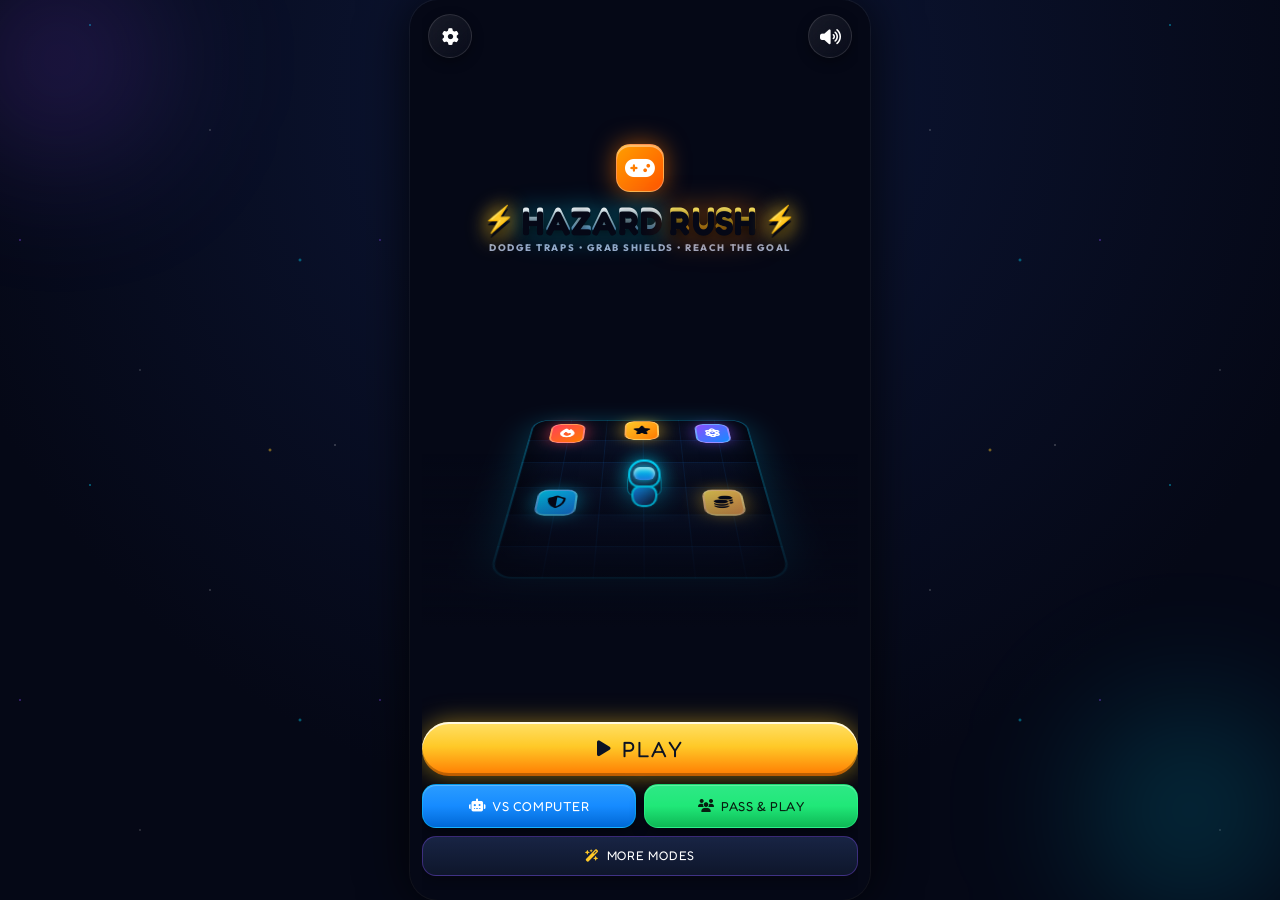
<file: index.html>
<!DOCTYPE html>
<html lang="en">
<head>
  <meta charset="UTF-8">
  <meta name="viewport" content="width=device-width, initial-scale=1.0, maximum-scale=1, user-scalable=no, viewport-fit=cover">
  <meta name="description" content="Hazard Rush — dodge traps, grab shields, warp through wormholes. Play vs AI or a friend! Addictive arcade racing board game.">
  <title>Hazard Rush — Premium Mobile Arcade Board Game</title>
  
  <!-- PWA & Mobile Install configurations -->
  <link rel="manifest" href="manifest.json">
  <meta name="theme-color" content="#050816">
  <meta name="apple-mobile-web-app-capable" content="yes">
  <meta name="apple-mobile-web-app-status-bar-style" content="black-translucent">
  <meta name="apple-mobile-web-app-title" content="Hazard Rush">
  <link rel="apple-touch-icon" href="icon.jpg">

  <link rel="preconnect" href="https://fonts.googleapis.com">
  <link rel="preconnect" href="https://fonts.gstatic.com" crossorigin>
  <link href="https://fonts.googleapis.com/css2?family=Fredoka+One&family=Nunito:wght@400;600;700;800;900&family=Outfit:wght@500;700;800;900&display=swap" rel="stylesheet">
  
  <link rel="stylesheet" href="https://cdnjs.cloudflare.com/ajax/libs/font-awesome/6.4.0/css/all.min.css">
  <link rel="stylesheet" href="style.css">
</head>
<body>

  <!-- Toast overlay -->
  <div class="toast-msg" id="toast">🎯 Message</div>

  <!-- Background Ambient Stars & Lighting Layer -->
  <div class="space-ambient-bg" aria-hidden="true">
    <div class="stars-layer"></div>
    <div class="glow-orb orb-top-left"></div>
    <div class="glow-orb orb-bottom-right"></div>
  </div>

  <div class="app">

    <!-- 1. HOME / TITLE SCREEN (Primary Visual Reference Panel 1) -->
    <div class="home-screen" id="homeScreen">
      <!-- Home Top Utility Bar -->
      <div class="screen-top-bar">
        <button class="btn-icon-circle" id="homeSettingsBtn" title="Settings" type="button">
          <i class="fa-solid fa-gear"></i>
        </button>
        <button class="btn-icon-circle" id="pwaInstallBtn" title="Install App" type="button" style="display: none;">
          <i class="fa-solid fa-download"></i>
        </button>
        <button class="btn-icon-circle" id="homeMuteBtn" title="Toggle Sound" type="button">
          <i class="fa-solid fa-volume-high"></i>
        </button>
      </div>

      <!-- Centered 3D Arcade Title -->
      <div class="home-title-container">
        <div class="title-badge-icon">
          <i class="fa-solid fa-gamepad"></i>
        </div>
        <h1 class="home-logo-title">
          <span class="bolt-left">⚡</span>
          <span class="title-hazard">HAZARD</span>
          <span class="title-rush">RUSH</span>
          <span class="bolt-right">⚡</span>
        </h1>
        <p class="home-subtitle">DODGE TRAPS &bull; GRAB SHIELDS &bull; REACH THE GOAL</p>
      </div>

      <!-- Hero Visual / 3D Board Perspective Artwork -->
      <div class="home-hero-art">
        <div class="hero-perspective-grid">
          <div class="hero-tile hero-tile-left trap"><i class="fa-solid fa-fire"></i></div>
          <div class="hero-tile hero-tile-center-far bonus"><i class="fa-solid fa-star"></i></div>
          <div class="hero-tile hero-tile-right wormhole"><i class="fa-solid fa-atom"></i></div>
          
          <div class="hero-tile hero-tile-shield shield"><i class="fa-solid fa-shield-halved"></i></div>
          <div class="hero-astronaut-runner">
            <div class="astro-glow"></div>
            <div class="astro-helmet">
              <div class="astro-visor"></div>
            </div>
            <div class="astro-body"></div>
            <div class="astro-backpack"></div>
          </div>
          <div class="hero-tile hero-tile-coin coin"><i class="fa-solid fa-coins"></i></div>
        </div>
        <div class="hero-fog-gradient"></div>
      </div>

      <!-- Home Action Buttons -->
      <div class="home-actions">
        <!-- Big Glowing PLAY Button -->
        <button class="btn-hero-play" id="homePlayBtn" type="button">
          <span class="play-icon-tri"><i class="fa-solid fa-play"></i></span>
          <span class="play-text">PLAY</span>
        </button>

        <!-- Quick Mode Cards Row -->
        <div class="home-mode-row">
          <button class="btn-mode-card mode-vs-ai" id="homeVsAiBtn" type="button">
            <i class="fa-solid fa-robot"></i>
            <span>VS COMPUTER</span>
          </button>
          <button class="btn-mode-card mode-pass-play" id="homePassPlayBtn" type="button">
            <i class="fa-solid fa-users"></i>
            <span>PASS &amp; PLAY</span>
          </button>
        </div>

        <!-- More Modes Button -->
        <button class="btn-mode-more" id="homeMoreModesBtn" type="button">
          <i class="fa-solid fa-wand-magic-sparkles"></i>
          <span>MORE MODES</span>
        </button>
      </div>
    </div>

    <!-- 2. SETUP / LOBBY SCREEN (Visual Cards & Customization) -->
    <div class="setup-screen" id="setupScreen" style="display: none;">
      <!-- Setup Top Header with Back to Home -->
      <div class="lobby-header-bar">
        <button class="btn-icon-circle" id="setupBackHomeBtn" title="Back to Title" type="button">
          <i class="fa-solid fa-arrow-left"></i>
        </button>
        <div class="lobby-title-wrap">
          <h2 class="setup-title">ARCADE <span>HUB</span></h2>
          <span class="setup-subtitle">SELECT MODE &amp; RACERS</span>
        </div>
        <button class="btn-icon-circle" id="muteBtn" title="Toggle Sound" type="button">
          <i class="fa-solid fa-volume-high"></i>
        </button>
        <!-- Kept for backward compatibility -->
        <button class="btn-icon-circle" id="backBtn" style="display:none;" title="Back"></button>
        <button class="btn-icon-circle" id="restart" style="display:none;" title="Restart"></button>
      </div>

      <!-- MAIN GAME SELECTION TABS -->
      <div class="game-select-tabs" id="gameSelectTabs">
        <button class="game-tab active" id="tabHazardRush" type="button">
          <div class="tab-icon">⚡</div>
          <div class="tab-meta">
            <span class="tab-badge">200+ SHAPES</span>
            <span class="tab-name">HAZARD RUSH</span>
          </div>
        </button>
        <button class="game-tab" id="tabCrossCaps" type="button">
          <div class="tab-icon">⚔️</div>
          <div class="tab-meta">
            <span class="tab-badge gold">CAP DUEL</span>
            <span class="tab-name">CROSSCAPS</span>
          </div>
        </button>
        <button class="game-tab" id="tabArcadeMore" type="button">
          <div class="tab-icon">✨</div>
          <div class="tab-meta">
            <span class="tab-badge blue">EXPANSION</span>
            <span class="tab-name">MORE MODES</span>
          </div>
        </button>
      </div>

      <!-- PANEL 1: HAZARD RUSH CONFIG -->
      <div class="game-panel active" id="panelHazardRush">
        <!-- Sub-Mode Selection Tabs -->
        <div class="mode-selector">
          <button class="mode-tab active" id="modeAi" type="button">
            <i class="fa-solid fa-robot"></i> VS Computer
          </button>
          <button class="mode-tab" id="modePvp" type="button">
            <i class="fa-solid fa-users"></i> Pass &amp; Play
          </button>
        </div>

        <!-- LEVEL SELECTOR (For Solo vs AI) -->
        <div class="setup-control-group" id="levelSelectorGroup">
          <div class="group-header-label">
            <span>RACE LEVEL</span>
            <span class="badge-difficulty" id="levelDiffBadge">NORMAL</span>
          </div>
          <div class="board-preview-container">
            <canvas id="levelPreviewCanvas" width="120" height="120"></canvas>
            <div class="selector-control-row">
              <button type="button" class="btn-stepper" id="prevLevelBtn">&lt;</button>
              <span class="selector-value" id="levelValue">Level 1</span>
              <button type="button" class="btn-stepper" id="nextLevelBtn">&gt;</button>
            </div>
          </div>
          <p class="selector-hint" id="levelHint">Board Shape: Serpentine Grid (L1)</p>
        </div>

        <!-- BOARD SHAPE SELECTOR (For PVP) -->
        <div class="setup-control-group" id="shapeSelectorGroup" style="display: none;">
          <div class="group-header-label">
            <span>BOARD SHAPE</span>
            <span class="badge-difficulty gold">PVP ARENA</span>
          </div>
          <div class="board-preview-container">
            <canvas id="shapePreviewCanvas" width="120" height="120"></canvas>
            <div class="selector-control-row">
              <button type="button" class="btn-stepper" id="prevShapeBtn">&lt;</button>
              <span class="selector-value" id="shapeValue">Classic Shape (L1)</span>
              <button type="button" class="btn-stepper" id="nextShapeBtn">&gt;</button>
            </div>
          </div>
          <p class="selector-hint" id="shapeHint">Cleared level shapes unlocked: 1</p>
        </div>

        <!-- Player customization cards -->
        <div class="players-config">
          <!-- Red Player Card -->
          <div class="player-config-card red">
            <div class="player-config-header">
              <span class="player-config-title red-indicator"><i class="fa-solid fa-circle"></i> PLAYER 1 (RED)</span>
            </div>
            <div class="input-group">
              <label for="redNameInput">Racer Name</label>
              <input type="text" id="redNameInput" value="RED RACER" maxlength="10">
            </div>
            <div class="input-group">
              <label>Select Avatar</label>
              <div class="avatar-grid red" id="redAvatars"></div>
            </div>
          </div>

          <!-- Blue Player Card -->
          <div class="player-config-card blue" id="bluePlayerConfig" style="opacity: 0.5; pointer-events: none;">
            <div class="player-config-header">
              <span class="player-config-title blue-indicator"><i class="fa-solid fa-circle"></i> PLAYER 2 (BLUE)</span>
            </div>
            <div class="input-group">
              <label for="blueNameInput">Racer Name</label>
              <input type="text" id="blueNameInput" value="AI COMP" maxlength="10">
            </div>
            <div class="input-group">
              <label>Select Avatar</label>
              <div class="avatar-grid blue" id="blueAvatars"></div>
            </div>
          </div>
        </div>

        <!-- Start button -->
        <button class="btn-primary-launch" id="startGameBtn" type="button">
          <span>🚀 START THE RACE</span>
        </button>
      </div>

      <!-- PANEL 2: CROSSCAPS SHOWCASE & LAUNCH -->
      <div class="game-panel" id="panelCrossCaps" style="display: none;">
        <div class="crosscaps-showcase-card">
          <div class="showcase-header">
            <div class="showcase-icon">⚔️</div>
            <div>
              <h3 class="showcase-title">CROSSCAPS BATTLE</h3>
              <p class="showcase-tag">Tactical Push-Your-Luck Cap War</p>
            </div>
          </div>

          <div class="showcase-features">
            <div class="feature-pill"><i class="fa-solid fa-dice"></i> 3D Physics Die</div>
            <div class="feature-pill"><i class="fa-solid fa-shield-halved"></i> Sabotage Moves</div>
            <div class="feature-pill"><i class="fa-solid fa-star"></i> Golden Wild Caps</div>
            <div class="feature-pill"><i class="fa-solid fa-trophy"></i> Best-of-3 Series</div>
          </div>

          <div class="showcase-rules-box">
            <h4><i class="fa-solid fa-circle-info"></i> How it Works:</h4>
            <p>Roll the die and push that exact count of caps across into your rival's zone. First to clear all own caps wins!</p>
          </div>

          <a href="crosscaps.html" class="btn-primary-launch btn-launch-crosscaps">
            <span>⚡ LAUNCH CROSSCAPS ARENA</span>
          </a>
        </div>
      </div>

      <!-- PANEL 3: MORE EXPANSION MODES -->
      <div class="game-panel" id="panelArcadeMore" style="display: none;">
        <div class="expansion-hub-card">
          <div class="expansion-badge">ARCADE ROADMAP</div>
          <h3 class="expansion-title">MORE MODES IN DEVELOPMENT</h3>
          <p class="expansion-desc">We're crafting exciting new game types to expand your arcade hub!</p>

          <div class="expansion-grid">
            <div class="expansion-item">
              <div class="exp-icon">🔷</div>
              <div class="exp-name">HEX BLITZ</div>
              <div class="exp-sub">Hexagonal Territory Clash</div>
            </div>
            <div class="expansion-item">
              <div class="exp-icon">🌀</div>
              <div class="exp-name">QUANTUM WARP</div>
              <div class="exp-sub">Portal Time-Attack</div>
            </div>
          </div>

          <button type="button" class="btn-primary-launch btn-ghost" onclick="showToast('Stay tuned for new arcade mode drops! 🚀')">
            <span>🔔 GET NOTIFIED</span>
          </button>
        </div>
      </div>
    </div>

    <!-- 3. GAMEPLAY SCREEN (Primary Visual Reference Panel 2) -->
    <div class="screen-wrapper" id="gameScreen" style="display: none;">
      <!-- TOP HUD: Compact Premium Game HUD -->
      <div class="game-top-hud">
        <!-- Top Row: Pause Button, Level Title, Shield Badge -->
        <div class="hud-bar-row">
          <button class="btn-hud-icon" id="btnPauseGame" title="Pause Game" type="button">
            <i class="fa-solid fa-pause"></i>
          </button>
          
          <div class="hud-center-title">
            <span class="hud-level-text" id="gameHudLevel">Level 1</span>
            <div id="levelBadge" style="display: none;">LVL 1</div>
          </div>

          <div class="hud-shield-badge" id="shieldCountBadge" title="Active Shields">
            <i class="fa-solid fa-shield-halved"></i>
            <span id="hudShieldCount">0</span>
          </div>
        </div>

        <!-- Integrated Dual-Runner Race Progress Bar -->
        <div class="hud-race-track" id="raceProgressBar">
          <div class="race-track-bg"></div>
          <div class="race-track-fill" id="raceTrackFill"></div>
          <!-- Red runner pin -->
          <div class="runner-pin red" id="pinRedRacer" style="left: 0%;">
            <span class="pin-dot"></span>
          </div>
          <!-- Blue runner pin -->
          <div class="runner-pin blue" id="pinBlueRacer" style="left: 0%;">
            <span class="pin-dot"></span>
          </div>
          <!-- Finish Flag Icon -->
          <div class="race-flag-icon"><i class="fa-solid fa-flag-checkered"></i></div>
        </div>

        <!-- Compact Player Cards Bar -->
        <div class="hud-players-strip">
          <div class="hud-player-mini red" id="redCard">
            <div class="mini-meta">
              <span class="hud-emoji" id="redAvatarBadge">🚀</span>
              <span class="hud-name" id="redNameCard">RED RACER</span>
              <span class="shield-badge" id="redShieldBadge" style="display:none;" title="Shield Active">🛡️</span>
            </div>
            <span class="hud-position" id="redPosition">START</span>
            <div class="hud-progress-bar" style="display: none;"><div class="hud-progress-fill" id="redProgress"></div></div>
          </div>

          <div class="hud-vs-pill">VS</div>

          <div class="hud-player-mini blue" id="blueCard">
            <div class="mini-meta">
              <span class="hud-emoji" id="blueAvatarBadge">☄️</span>
              <span class="hud-name" id="blueNameCard">AI COMP</span>
              <span class="shield-badge" id="blueShieldBadge" style="display:none;" title="Shield Active">🛡️</span>
            </div>
            <span class="hud-position" id="bluePosition">START</span>
            <div class="hud-progress-bar" style="display: none;"><div class="hud-progress-fill" id="blueProgress"></div></div>
          </div>
        </div>
      </div>

      <!-- THE BOARD CANVAS (Hero of Gameplay Screen) -->
      <div class="board-wrapper" id="boardWrapper">
        <canvas id="canvas"></canvas>
        <!-- Ephemeral Animated Turn Announcement (Puffs away without container) -->
        <div class="turn-puff-announcement" id="turnPuffAnnouncement"></div>
      </div>
      
      <!-- Hidden message fallback targets for backward compatibility if any script references them -->
      <div id="hiddenMessageFallbacks" style="display:none;">
        <span id="turnBullet"></span>
        <span id="turnName"></span>
        <span id="turnStatus"></span>
        <span id="mainMessage"></span>
        <span id="hint"></span>
      </div>

      <!-- FLOATING BOTTOM CONTROLS (Clean, No Legend, No Bulky Box) -->
      <div class="hud-controls-bar">
        <!-- Centered Controls: Dice Box & Tactical Trap Button -->
        <div class="dice-box-wrapper">
          <button type="button" class="btn-action-powerup" id="btnSetTrap" title="Place a sabotage trap behind opponent" style="display: none;">
            <span class="powerup-icon">💥</span>
            <span class="powerup-text">SET TRAP</span>
            <span class="powerup-badge" id="trapChargesBadge">1</span>
          </button>

          <div class="dice-box" id="roll">
            <span id="dice" style="display: none;">?</span>
            <div class="scene" id="diceScene">
              <div class="cube" id="cube">
                <!-- Front: 1 -->
                <div class="cube-face front" data-face="1">
                  <span class="pip pip-center"></span>
                </div>
                <!-- Back: 6 -->
                <div class="cube-face back" data-face="6">
                  <span class="pip pip-tl"></span><span class="pip pip-tr"></span>
                  <span class="pip pip-ml"></span><span class="pip pip-mr"></span>
                  <span class="pip pip-bl"></span><span class="pip pip-br"></span>
                </div>
                <!-- Right: 3 -->
                <div class="cube-face right" data-face="3">
                  <span class="pip pip-tl"></span>
                  <span class="pip pip-center"></span>
                  <span class="pip pip-br"></span>
                </div>
                <!-- Left: 4 -->
                <div class="cube-face left" data-face="4">
                  <span class="pip pip-tl"></span><span class="pip pip-tr"></span>
                  <span class="pip pip-bl"></span><span class="pip pip-br"></span>
                </div>
                <!-- Top: 2 -->
                <div class="cube-face top" data-face="2">
                  <span class="pip pip-tr"></span>
                  <span class="pip pip-bl"></span>
                </div>
                <!-- Bottom: 5 -->
                <div class="cube-face bottom" data-face="5">
                  <span class="pip pip-tl"></span><span class="pip pip-tr"></span>
                  <span class="pip pip-center"></span>
                  <span class="pip pip-bl"></span><span class="pip pip-br"></span>
                </div>
              </div>
            </div>
            <span class="dice-label" id="diceLabel">TAP TO ROLL</span>
          </div>
        </div>
      </div>
    </div>

  </div> <!-- End .app -->

  <!-- 4. PAUSE MODAL OVERLAY (Visual Reference Panel 3) -->
  <div class="modal pause-modal" id="pauseModal">
    <div class="modal-box pause-box">
      <div class="pause-icon-badge"><i class="fa-solid fa-pause"></i></div>
      <h2 class="pause-title">PAUSED</h2>
      
      <div class="pause-menu-actions">
        <button class="btn-pause btn-pause-resume" id="btnResumeGame" type="button">
          <i class="fa-solid fa-play"></i> <span>RESUME</span>
        </button>
        <button class="btn-pause btn-pause-restart" id="btnRestartGame" type="button">
          <i class="fa-solid fa-rotate-right"></i> <span>RESTART</span>
        </button>
        <button class="btn-pause btn-pause-settings" id="btnPauseSettings" type="button">
          <i class="fa-solid fa-gear"></i> <span>SETTINGS</span>
        </button>
        <button class="btn-pause btn-pause-quit" id="btnQuitToMenu" type="button">
          <i class="fa-solid fa-house"></i> <span>QUIT TO MENU</span>
        </button>
      </div>
    </div>
  </div>

  <!-- 5. RESULT NOTIFICATION OVERLAY (Visual Reference Panels 4, 5, 6) -->
  <div class="modal" id="modal">
    <div class="modal-box result-card">
      
      <!-- State 1: Solo Victory Crown (Panel 4) -->
      <div class="result-header" id="victoryHeader">
        <div class="result-badge trophy-crown">
          <i class="fa-solid fa-crown"></i>
        </div>
        <h2 class="win-title gold-glow" id="winner">YOU WIN!</h2>
        <p class="win-sub" id="winSub">Great job! You completed the race!</p>
      </div>

      <!-- State 2: Solo Defeat Character (Panel 5) -->
      <div class="result-header" id="defeatHeader" style="display: none;">
        <div class="result-badge skull-hazard">
          <i class="fa-solid fa-triangle-exclamation"></i>
        </div>
        <h2 class="win-title danger-glow" id="defeatTitle">GAME OVER</h2>
        <p class="win-sub" id="defeatSub">Better luck next time!</p>
      </div>

      <!-- State 3: PvP Dual Avatars Header (Panel 6) -->
      <div class="pvp-vs-header" id="pvpVsHeader" style="display: none;">
        <div class="pvp-combatant left">
          <div class="pvp-avatar-circle" id="pvpAvatarLeft">🚀</div>
          <span class="pvp-avatar-label" id="pvpLabelLeft">YOU</span>
        </div>
        <div class="pvp-vs-emblem">VS</div>
        <div class="pvp-combatant right">
          <div class="pvp-avatar-circle" id="pvpAvatarRight">☄️</div>
          <span class="pvp-avatar-label" id="pvpLabelRight">PLAYER 2</span>
        </div>
      </div>

      <!-- Match Statistics Card (Shown across Win, Loss, and PvP) -->
      <div class="match-stats-card">
        <div class="stat-row" id="statRowLevel">
          <div class="stat-label"><i class="fa-solid fa-star"></i> Level Reached</div>
          <div class="stat-value" id="statValLevel">1</div>
        </div>
        <div class="stat-row">
          <div class="stat-label"><i class="fa-solid fa-clock"></i> Time</div>
          <div class="stat-value" id="statValTime">01:15</div>
        </div>
        <div class="stat-row">
          <div class="stat-label"><i class="fa-solid fa-shield-halved"></i> Shields Collected</div>
          <div class="stat-value" id="statValShields">2</div>
        </div>
        <div class="stat-row">
          <div class="stat-label"><i class="fa-solid fa-coins"></i> Coins Earned</div>
          <div class="stat-value gold" id="statValCoins">120</div>
        </div>
      </div>

      <!-- Result Action Buttons -->
      <div class="result-actions">
        <!-- Next Level Button (Shown when beating solo AI level) -->
        <button class="btn-primary-launch btn-next-level" id="nextLevelGameBtn" style="display:none;" type="button">
          <span>NEXT LEVEL <i class="fa-solid fa-chevron-right"></i></span>
        </button>
        
        <!-- Play Again / Try Again Button -->
        <button class="btn-primary-launch btn-play-again" id="playAgain" type="button">
          <i class="fa-solid fa-rotate-right"></i>
          <span id="playAgainLabel">TRY AGAIN</span>
        </button>

        <!-- Main Menu Return Button -->
        <button class="btn-primary-launch btn-ghost" id="btnReturnHome" type="button">
          <i class="fa-solid fa-house"></i> <span>MAIN MENU</span>
        </button>
      </div>

    </div>
  </div>

  <!-- 6. PUNISHMENT OVERLAY MODAL ("YOU CAUGHT THEM!") -->
  <div class="modal" id="punishModal">
    <div class="modal-box punish-card">
      <div class="punish-header">
        <div class="punish-icon"><i class="fa-solid fa-crosshairs"></i></div>
        <h2 class="punish-title">YOU CAUGHT THEM!</h2>
        <p class="punish-sub">Choose your opponent's fate:</p>
      </div>
      
      <div class="punish-actions">
        <button class="btn-punish btn-ko" id="btnPunishKo" type="button">
          <i class="fa-solid fa-burst"></i>
          <span>KNOCKOUT (To Start)</span>
        </button>
        <button class="btn-punish btn-push" id="btnPunishPush" type="button">
          <i class="fa-solid fa-hand-back-fist"></i>
          <span>PUSH BACK (2 Steps)</span>
        </button>
        <button class="btn-punish btn-forgive" id="btnPunishForgive" type="button">
          <i class="fa-solid fa-dove"></i>
          <span>FORGIVE (Do Nothing)</span>
        </button>
      </div>
    </div>
  </div>

  <!-- 7. QUICK SETTINGS MODAL -->
  <div class="modal" id="settingsModal">
    <div class="modal-box settings-card">
      <div class="settings-header">
        <div class="settings-icon"><i class="fa-solid fa-gear"></i></div>
        <h2 class="settings-title">SETTINGS</h2>
      </div>

      <div class="settings-list">
        <div class="settings-item">
          <div class="setting-info">
            <span class="setting-name">Game Audio</span>
            <span class="setting-desc">Sound effects &amp; chimes</span>
          </div>
          <button class="btn-toggle-switch active" id="modalSoundToggle" type="button">
            <i class="fa-solid fa-volume-high"></i>
          </button>
        </div>

        <div class="settings-item" id="modalPwaItem" style="display: none;">
          <div class="setting-info">
            <span class="setting-name">Install Hazard Rush</span>
            <span class="setting-desc">Add to phone home screen</span>
          </div>
          <button class="btn-action-small" id="modalInstallBtn" type="button">
            INSTALL
          </button>
        </div>
      </div>

      <button class="btn-primary-launch btn-ghost" id="btnCloseSettings" type="button" style="margin-top: 14px;">
        <span>CLOSE</span>
      </button>
    </div>
  </div>

  <!-- Game dependencies load -->
  <script src="sound.js"></script>
  <script src="app.js"></script>
</body>
</html>
</file>
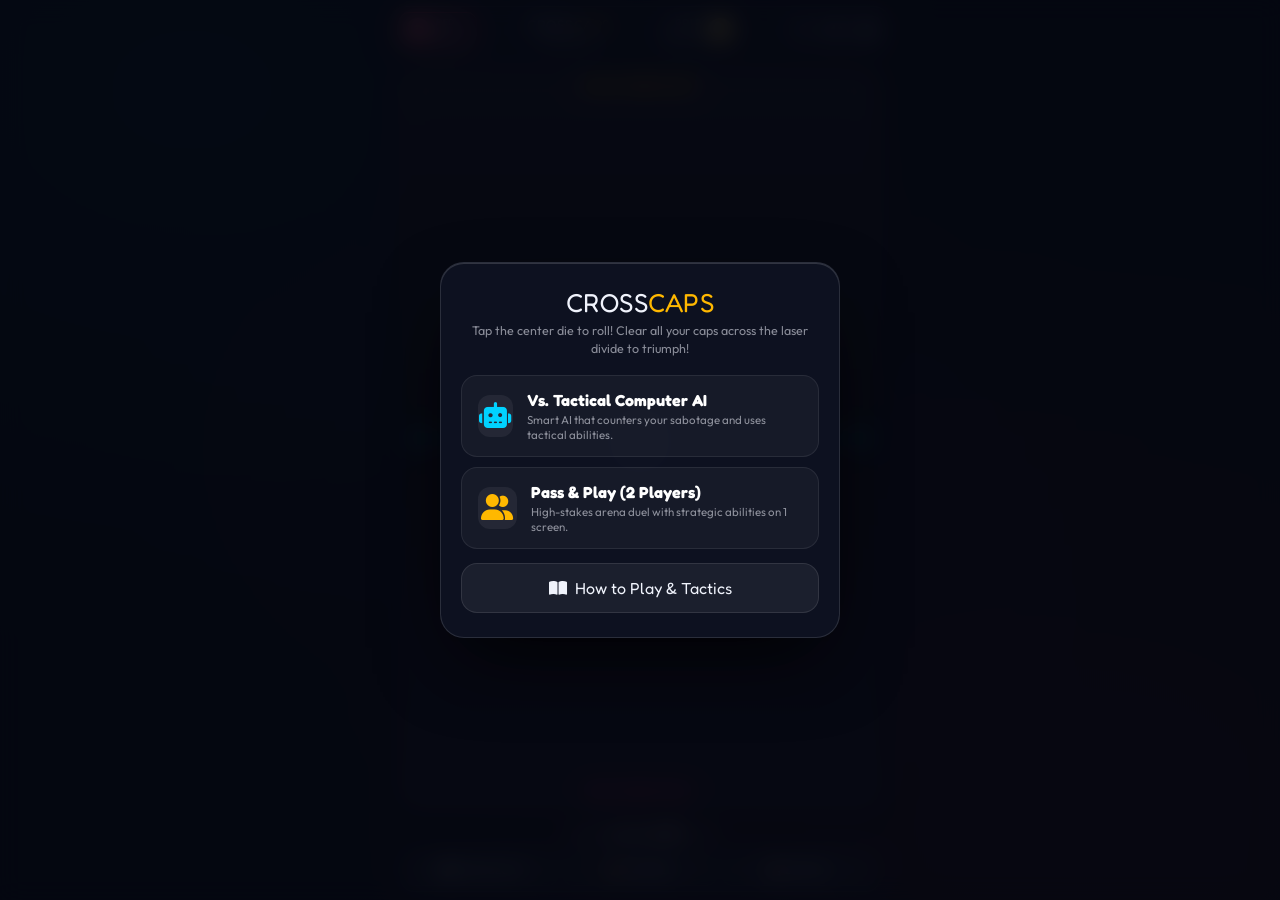
<file: crosscaps.html>
<!doctype html>
<html lang="en">
<head>
<meta charset="UTF-8"/>
<meta name="viewport" content="width=device-width,initial-scale=1,maximum-scale=1,user-scalable=no,viewport-fit=cover"/>
<title>CrossCaps — Strategic Stadium Arena</title>
<link rel="preconnect" href="https://fonts.googleapis.com">
<link rel="preconnect" href="https://fonts.gstatic.com" crossorigin>
<link href="https://fonts.googleapis.com/css2?family=Fredoka+One&family=Nunito:wght@700;800;900&family=Outfit:wght@400;600;700;800;900&display=swap" rel="stylesheet">
<link rel="stylesheet" href="https://cdnjs.cloudflare.com/ajax/libs/font-awesome/6.4.0/css/all.min.css">
<style>
:root {
  --bg: #060812;
  --card-bg: rgba(14, 18, 34, 0.96);
  --border: rgba(255, 255, 255, 0.1);
  --border-bright: rgba(255, 255, 255, 0.22);
  --text: #f0f3fc;
  --text-muted: rgba(240, 243, 252, 0.55);
  --red: #ff3358;
  --red-glow: rgba(255, 51, 88, 0.45);
  --red-dark: #990022;
  --gold: #ffb800;
  --gold-glow: rgba(255, 184, 0, 0.45);
  --gold-dark: #996e00;
  --neon-blue: #00d2ff;
  --neon-green: #00ffa3;
  --neon-purple: #9d4edd;
  --neon-orange: #ff7700;
}
* { box-sizing: border-box; -webkit-tap-highlight-color: transparent; margin: 0; padding: 0; user-select: none; }
html, body { height: 100%; overflow: hidden; }
body {
  font-family: 'Outfit', sans-serif;
  background: var(--bg);
  color: var(--text);
  min-height: 100dvh;
  display: flex;
  flex-direction: column;
  align-items: center;
  background-image:
    radial-gradient(ellipse at 15% 10%, rgba(0, 210, 255, 0.1) 0%, transparent 50%),
    radial-gradient(ellipse at 85% 90%, rgba(255, 51, 88, 0.1) 0%, transparent 50%),
    radial-gradient(ellipse at 50% 50%, rgba(157, 78, 221, 0.05) 0%, transparent 60%);
}
.app {
  width: 100%;
  max-width: 520px;
  height: 100dvh;
  display: flex;
  flex-direction: column;
  padding: max(6px, env(safe-area-inset-top)) 10px max(8px, env(safe-area-inset-bottom));
  position: relative;
  gap: 4px;
}

/* ── STREAMLINED TOP HEADER HUD ── */
.top-hub {
  display: flex;
  align-items: center;
  justify-content: space-between;
  gap: 6px;
  background: rgba(14, 18, 32, 0.85);
  border: 1px solid var(--border);
  border-radius: 16px;
  padding: 5px 8px;
  backdrop-filter: blur(12px);
  box-shadow: 0 4px 20px rgba(0, 0, 0, 0.4);
  flex-shrink: 0;
}

.scorecard-mini {
  display: flex;
  align-items: center;
  gap: 6px;
  padding: 3px 6px;
  border-radius: 10px;
  background: rgba(255, 255, 255, 0.03);
  border: 1.5px solid transparent;
  transition: all 0.25s ease;
}
.scorecard-mini.red.active {
  border-color: var(--red);
  background: rgba(255, 51, 88, 0.15);
  box-shadow: 0 0 12px -2px var(--red-glow);
}
.scorecard-mini.gold.active {
  border-color: var(--gold);
  background: rgba(255, 184, 0, 0.15);
  box-shadow: 0 0 12px -2px var(--gold-glow);
}
.cap-avatar {
  width: 24px; height: 24px;
  border-radius: 50%;
  flex: none;
  display: flex; align-items: center; justify-content: center;
  font-size: 10px;
  box-shadow: inset 0 -2px 4px rgba(0,0,0,0.5), 0 2px 4px rgba(0,0,0,0.4);
}
.cap-avatar.red {
  background: radial-gradient(circle at 35% 30%, #ff8099, var(--red) 60%, var(--red-dark));
  border: 1.5px solid rgba(255, 255, 255, 0.4);
}
.cap-avatar.gold {
  background: radial-gradient(circle at 35% 30%, #fff099, var(--gold) 60%, var(--gold-dark));
  border: 1.5px solid rgba(255, 255, 255, 0.4);
}
.mini-meta { display: flex; flex-direction: column; }
.mini-name { font-size: 8.5px; font-weight: 800; color: var(--text-muted); text-transform: uppercase; letter-spacing: 0.5px; }
.mini-val { font-family: 'Fredoka One', cursive; font-size: 15px; line-height: 1.1; }
.series-dots { display: flex; gap: 3px; margin-top: 1px; }
.s-dot {
  width: 5.5px; height: 5.5px;
  border-radius: 50%;
  background: rgba(255, 255, 255, 0.15);
  border: 1px solid rgba(255, 255, 255, 0.25);
  transition: all 0.3s ease;
}
.s-dot.won.red { background: var(--red); border-color: var(--red); box-shadow: 0 0 6px var(--red); }
.s-dot.won.gold { background: var(--gold); border-color: var(--gold); box-shadow: 0 0 6px var(--gold); }

/* Center Match & Brand Pill */
.hub-center {
  display: flex;
  flex-direction: column;
  align-items: center;
  gap: 1px;
}
.brand-title {
  font-family: 'Fredoka One', cursive;
  font-size: 14px;
  letter-spacing: 0.5px;
  color: #fff;
}
.brand-title span { color: var(--gold); }
.turn-pill {
  font-size: 9px;
  font-weight: 800;
  color: var(--text-muted);
  display: flex;
  align-items: center;
  gap: 4px;
}
.turn-pill.surge {
  color: var(--neon-orange);
  animation: heatPulse 1s ease-in-out infinite alternate;
}
@keyframes heatPulse {
  0% { transform: scale(0.98); opacity: 0.85; }
  100% { transform: scale(1.05); opacity: 1; text-shadow: 0 0 8px var(--neon-orange); }
}

.hub-actions { display: flex; gap: 4px; }
.btn-icon {
  width: 28px; height: 28px;
  border-radius: 8px;
  border: 1px solid var(--border);
  background: rgba(255, 255, 255, 0.05);
  color: var(--text);
  font-size: 11px;
  cursor: pointer;
  display: flex; align-items: center; justify-content: center;
  transition: all 0.2s ease;
  text-decoration: none;
}
.btn-icon:hover { background: rgba(255, 255, 255, 0.12); border-color: var(--border-bright); }
.btn-icon:active { transform: scale(0.92); }

/* ── EXPANSIVE STADIUM BOARD CANVAS ── */
.board-container {
  flex: 1;
  min-height: 0;
  display: flex;
  align-items: center;
  justify-content: center;
  position: relative;
  touch-action: none;
}
canvas#board {
  width: 100%;
  height: 100%;
  display: block;
}

/* ── COHESIVE INTEGRATED BOTTOM DOCK ── */
.bottom-dock {
  display: flex;
  flex-direction: column;
  gap: 4px;
  flex-shrink: 0;
  width: 100%;
  max-width: 480px;
  margin: 0 auto;
}

.status-pill {
  text-align: center;
  font-size: 12px;
  min-height: 22px;
  display: flex;
  align-items: center;
  justify-content: center;
  padding: 1px 8px;
  color: var(--text-muted);
  font-weight: 600;
  line-height: 1.2;
}
.status-pill b { color: #fff; font-weight: 800; }
.status-pill .accent { color: var(--gold); font-weight: 800; }
.status-pill .highlight { color: var(--neon-green); font-weight: 800; }
.status-pill .danger { color: #ff3358; font-weight: 800; }

/* Action Deck (Clean Swap between Abilities & Launch Bar) */
.dock-deck {
  background: rgba(14, 18, 32, 0.85);
  border: 1px solid var(--border);
  border-radius: 14px;
  padding: 4px;
  backdrop-filter: blur(12px);
  position: relative;
  min-height: 44px;
  display: flex;
  align-items: center;
  justify-content: center;
}

.abilities-tray {
  display: flex;
  gap: 5px;
  width: 100%;
  align-items: center;
  justify-content: space-between;
}

.ability-pill {
  flex: 1;
  display: flex;
  align-items: center;
  justify-content: center;
  gap: 4px;
  padding: 8px 6px;
  border-radius: 10px;
  background: rgba(255, 255, 255, 0.05);
  border: 1.5px solid var(--border);
  color: var(--text);
  cursor: pointer;
  transition: all 0.2s cubic-bezier(0.2, 0.8, 0.25, 1);
  font-family: 'Fredoka One', cursive;
  font-size: 11.5px;
  white-space: nowrap;
}
.ability-pill:hover:not(:disabled) {
  background: rgba(255, 255, 255, 0.12);
  border-color: var(--neon-blue);
  transform: translateY(-1px);
}
.ability-pill:active:not(:disabled) { transform: scale(0.94); }
.ability-pill:disabled { opacity: 0.25; cursor: not-allowed; pointer-events: none; }

/* Launch Capsule Bar (Revealed smoothly during selection) */
.launch-bar {
  display: flex;
  align-items: center;
  justify-content: space-between;
  width: 100%;
  gap: 8px;
  padding: 0 4px;
}

.launch-meta {
  display: flex;
  align-items: center;
  gap: 6px;
  font-size: 12px;
  font-weight: 800;
  color: var(--text-muted);
}
.launch-meta b {
  font-family: 'Fredoka One', cursive;
  font-size: 15px;
  color: var(--gold);
}

.btn-launch-caps {
  appearance: none;
  border: none;
  font-family: 'Fredoka One', cursive;
  font-size: 14px;
  letter-spacing: 0.5px;
  padding: 8px 18px;
  border-radius: 10px;
  cursor: pointer;
  display: flex;
  align-items: center;
  justify-content: center;
  gap: 6px;
  transition: all 0.15s ease;
  background: linear-gradient(180deg, #ff6685 0%, var(--red) 60%, #b30027 100%);
  color: #fff;
  box-shadow: 0 3px 0 #730019, 0 6px 14px -3px rgba(255, 51, 88, 0.5);
}
.btn-launch-caps:active { transform: translateY(2px); box-shadow: 0 1px 0 #730019; }
.btn-launch-caps:disabled {
  opacity: 0.4;
  background: rgba(255, 255, 255, 0.1);
  color: var(--text-muted);
  box-shadow: none;
  cursor: not-allowed;
  pointer-events: none;
}

/* ── OVERCLOCK DIAL MODAL ── */
.overclock-dial-grid {
  display: grid;
  grid-template-columns: repeat(3, 1fr);
  gap: 10px;
  margin: 14px 0;
}
.dial-btn {
  background: rgba(255, 255, 255, 0.05);
  border: 1.5px solid var(--border);
  border-radius: 16px;
  padding: 14px;
  font-family: 'Fredoka One', cursive;
  font-size: 26px;
  color: var(--neon-gold);
  cursor: pointer;
  transition: all 0.2s ease;
}
.dial-btn:hover {
  background: rgba(255, 184, 0, 0.15);
  border-color: var(--neon-gold);
  transform: scale(1.05);
}

/* ── FLOATING TOAST ── */
.toast-bar {
  position: absolute;
  left: 50%;
  bottom: 85px;
  transform: translateX(-50%) translateY(15px);
  background: rgba(14, 18, 32, 0.95);
  color: #fff;
  padding: 7px 14px;
  border-radius: 999px;
  font-size: 12px;
  font-weight: 800;
  border: 1.5px solid var(--border);
  box-shadow: 0 10px 30px rgba(0,0,0,0.8);
  pointer-events: none;
  opacity: 0;
  transition: all 0.3s cubic-bezier(0.34, 1.56, 0.64, 1);
  z-index: 50;
  white-space: nowrap;
  display: flex;
  align-items: center;
  gap: 8px;
}
.toast-bar.show { opacity: 1; transform: translateX(-50%) translateY(0); }

/* ── MODALS / OVERLAYS ── */
.overlay {
  position: fixed;
  inset: 0;
  background: rgba(5, 7, 16, 0.88);
  backdrop-filter: blur(12px);
  display: flex;
  align-items: center;
  justify-content: center;
  z-index: 100;
  padding: 20px;
  animation: fadeIn 0.25s ease;
}
@keyframes fadeIn { from { opacity: 0; } to { opacity: 1; } }
.modal-card {
  background: var(--card-bg);
  border: 1.5px solid rgba(255, 255, 255, 0.12);
  border-radius: 24px;
  padding: 24px 20px;
  width: 100%;
  max-width: 400px;
  max-height: 88dvh;
  overflow-y: auto;
  box-shadow: 0 30px 80px -20px rgba(0,0,0,0.9), inset 0 1px 0 rgba(255,255,255,0.15);
  position: relative;
}
.modal-title {
  font-family: 'Fredoka One', cursive;
  font-size: 26px;
  margin-bottom: 4px;
  letter-spacing: 0.5px;
  text-align: center;
}
.modal-title span { color: var(--gold); }
.modal-sub {
  font-size: 12.5px;
  color: var(--text-muted);
  text-align: center;
  margin-bottom: 18px;
  line-height: 1.4;
}
.mode-stack { display: flex; flex-direction: column; gap: 10px; margin-bottom: 14px; }
.mode-option {
  display: flex;
  align-items: center;
  gap: 14px;
  padding: 14px 16px;
  border-radius: 16px;
  background: rgba(255, 255, 255, 0.04);
  border: 1.5px solid rgba(255, 255, 255, 0.08);
  cursor: pointer;
  transition: all 0.2s ease;
  text-align: left;
}
.mode-option:hover, .mode-option:active {
  background: rgba(255, 255, 255, 0.08);
  border-color: rgba(255, 184, 0, 0.5);
  transform: translateY(-2px);
}
.mode-icon {
  font-size: 26px;
  width: 42px; height: 42px;
  border-radius: 12px;
  background: rgba(255, 255, 255, 0.06);
  display: flex; align-items: center; justify-content: center;
}
.mode-text h3 { font-family: 'Fredoka One', cursive; font-size: 16px; margin-bottom: 2px; color: #fff; }
.mode-text p { font-size: 11.5px; color: var(--text-muted); }

.rules-list { display: flex; flex-direction: column; gap: 10px; margin-bottom: 18px; }
.rule-row { display: flex; gap: 10px; font-size: 12.5px; line-height: 1.45; color: rgba(255,255,255,0.9); }
.rule-badge {
  font-family: 'Fredoka One', cursive;
  font-size: 14px;
  color: var(--gold);
  width: 20px; flex: none;
  text-align: center;
}

.modal-btns { display: flex; flex-direction: column; gap: 10px; }
.btn-modal {
  width: 100%;
  appearance: none;
  border: none;
  font-family: 'Fredoka One', cursive;
  font-size: 16px;
  padding: 14px;
  border-radius: 16px;
  cursor: pointer;
  text-align: center;
  transition: all 0.15s ease;
  text-decoration: none;
  display: flex; align-items: center; justify-content: center; gap: 8px;
}
.btn-modal.gold {
  background: linear-gradient(180deg, #ffe066 0%, var(--gold) 100%);
  color: #151002;
  box-shadow: 0 4px 15px rgba(255, 184, 0, 0.35);
}
.btn-modal.ghost {
  background: rgba(255, 255, 255, 0.06);
  color: var(--text);
  border: 1px solid var(--border);
}
.btn-modal:active { transform: scale(0.97); }

.win-hero { text-align: center; padding: 6px 0 16px; }
.win-emoji { font-size: 54px; margin-bottom: 8px; filter: drop-shadow(0 0 20px rgba(255, 184, 0, 0.5)); }
.win-headline { font-family: 'Fredoka One', cursive; font-size: 28px; margin-bottom: 6px; }
.win-detail { font-size: 13px; color: var(--text-muted); }
.hidden { display: none !important; }
</style>
</head>
<body>
<div class="app">

  <!-- STREAMLINED TOP HEADER HUD -->
  <header class="top-hub">
    <!-- Red Score Card -->
    <div class="scorecard-mini red active" id="cardRed">
      <div class="cap-avatar red"><i class="fa-solid fa-shield-halved"></i></div>
      <div class="mini-meta">
        <span class="mini-name" id="nameRed">RED</span>
        <span class="mini-val"><span id="countRed">8</span> <small style="font-size:9px;color:var(--text-muted);">CAPS</small></span>
        <div class="series-dots" id="dotsRed"></div>
      </div>
    </div>

    <!-- Center Match & Turn Hub -->
    <div class="hub-center">
      <div class="brand-title">CROSS<span>CAPS</span></div>
      <div class="turn-pill" id="turnPill">
        <i class="fa-solid fa-hourglass-half"></i> Turn 1/16
      </div>
    </div>

    <!-- Gold Score Card -->
    <div class="scorecard-mini gold" id="cardGold">
      <div class="mini-meta" style="text-align:right;">
        <span class="mini-name" id="nameGold">GOLD</span>
        <span class="mini-val"><span id="countGold">8</span> <small style="font-size:9px;color:var(--text-muted);">CAPS</small></span>
        <div class="series-dots" id="dotsGold" style="justify-content:flex-end;"></div>
      </div>
      <div class="cap-avatar gold"><i class="fa-solid fa-crown"></i></div>
    </div>

    <!-- Top Action Icons -->
    <div class="hub-actions">
      <button class="btn-icon" id="btnHelp" title="Rules"><i class="fa-solid fa-question"></i></button>
      <button class="btn-icon" id="btnSound" title="Sound"><i class="fa-solid fa-volume-high"></i></button>
      <a href="index.html" class="btn-icon" title="Arcade Hub"><i class="fa-solid fa-house"></i></a>
    </div>
  </header>

  <!-- EXPANSIVE STADIUM BOARD CANVAS -->
  <div class="board-container">
    <canvas id="board"></canvas>
  </div>

  <!-- STATUS PILL & UNIFIED BOTTOM DOCK -->
  <div class="bottom-dock">
    <div class="status-pill" id="statusPill">Tap the <b>center die 🎲</b> to roll!</div>
    
    <div class="dock-deck">
      <!-- 1. Tactical Abilities Tray (Shown in Idle) -->
      <div class="abilities-tray" id="abilitiesDeck">
        <button class="ability-pill" id="btnOverclock" title="Pick exact die roll">
          🎲 OVERCLOCK
        </button>
        <button class="ability-pill" id="btnVaporize" title="Vaporize 1 own cap immediately">
          💥 VAPORIZE
        </button>
        <button class="ability-pill" id="btnShaker" title="Free dice reroll">
          🎰 SHAKER
        </button>
      </div>

      <!-- 2. Integrated Launch Bar (Smoothly Swapped in Selection) -->
      <div class="launch-bar hidden" id="launchBar">
        <div class="launch-meta">
          🎯 Selected: <b id="selCount">0</b> / <b id="needCount">0</b>
        </div>
        <button class="btn-launch-caps" id="btnConfirm" disabled>
          LAUNCH CAPS ⚡
        </button>
      </div>
    </div>
  </div>

  <!-- TOAST ALERTS -->
  <div class="toast-bar" id="toastBar">
    <span id="toastIcon">✨</span> <span id="toastText">Welcome to CrossCaps!</span>
  </div>

  <!-- OVERCLOCK DIAL MODAL -->
  <div class="overlay hidden" id="overclockOverlay">
    <div class="modal-card">
      <div class="modal-title">🎲 <span>OVERCLOCK</span> DIAL</div>
      <p class="modal-sub">Choose your exact roll number for this turn!</p>
      
      <div class="overclock-dial-grid">
        <button class="dial-btn" data-val="1">1</button>
        <button class="dial-btn" data-val="2">2</button>
        <button class="dial-btn" data-val="3">3</button>
        <button class="dial-btn" data-val="4">4</button>
        <button class="dial-btn" data-val="5">5</button>
        <button class="dial-btn" data-val="6">6</button>
      </div>

      <button class="btn-modal ghost" id="btnCancelOverclock">Cancel</button>
    </div>
  </div>

  <!-- START OVERLAY -->
  <div class="overlay" id="startOverlay">
    <div class="modal-card">
      <div class="modal-title">CROSS<span>CAPS</span></div>
      <p class="modal-sub">Tap the center die to roll! Clear all your caps across the laser divide to triumph!</p>
      
      <div class="mode-stack">
        <div class="mode-option" id="optAi">
          <div class="mode-icon" style="color:var(--neon-blue);"><i class="fa-solid fa-robot"></i></div>
          <div class="mode-text">
            <h3>Vs. Tactical Computer AI</h3>
            <p>Smart AI that counters your sabotage and uses tactical abilities.</p>
          </div>
        </div>
        <div class="mode-option" id="optPvp">
          <div class="mode-icon" style="color:var(--gold);"><i class="fa-solid fa-user-group"></i></div>
          <div class="mode-text">
            <h3>Pass & Play (2 Players)</h3>
            <p>High-stakes arena duel with strategic abilities on 1 screen.</p>
          </div>
        </div>
      </div>

      <div class="modal-btns">
        <button class="btn-modal ghost" id="btnShowRulesFromStart">
          <i class="fa-solid fa-book-open"></i> How to Play & Tactics
        </button>
      </div>
    </div>
  </div>

  <!-- RULES OVERLAY -->
  <div class="overlay hidden" id="rulesOverlay">
    <div class="modal-card">
      <div class="modal-title">TACTICS &amp; <span>RULES</span></div>
      <p class="modal-sub">Mastering the Strategic Arena</p>
      
      <div class="rules-list">
        <div class="rule-row">
          <span class="rule-badge">1</span>
          <div><b>Interactive Die:</b> Tap the <b>center 3D die 🎲</b> on the laser line to roll!</div>
        </div>
        <div class="rule-row">
          <span class="rule-badge">2</span>
          <div><b>Launching Caps:</b> Tap the caps in your zone, then tap <b>LAUNCH CAPS ⚡</b> or tap the glowing center die!</div>
        </div>
        <div class="rule-row">
          <span class="rule-badge">3</span>
          <div><b>Tactical Abilities (1 use each per round):</b>
            <br>• <b>🎲 Overclock:</b> Choose your exact roll!
            <br>• <b>💥 Vaporize:</b> Directly eliminate 1 of your own caps!
            <br>• <b>🎰 Shaker:</b> Reroll if you get an unfavorable number.
          </div>
        </div>
        <div class="rule-row">
          <span class="rule-badge">4</span>
          <div><b>Special Caps:</b>
            <br>• 💣 <b>Blast Cap:</b> Explodes on impact and vaporizes 1 enemy cap!
            <br>• ⚡ <b>Turbo Cap:</b> Awards an immediate bonus turn!
            <br>• 🌟 <b>Wild Cap:</b> Triggers bonus sabotage!
          </div>
        </div>
        <div class="rule-row">
          <span class="rule-badge">5</span>
          <div><b>🔥 Overdrive Surge (Turn 8+):</b> Pushed caps have a 50% chance of permanent meltdown/vaporization instead of bouncing forever!</div>
        </div>
        <div class="rule-row">
          <span class="rule-badge">6</span>
          <div><b>⏱️ Sudden Death (Turn 16):</b> If neither player clears by Turn 16, the player with the fewest own caps in their arena wins by judgment!</div>
        </div>
      </div>

      <button class="btn-modal gold" id="btnCloseRules">LET'S PLAY!</button>
    </div>
  </div>

  <!-- ROUND WIN OVERLAY -->
  <div class="overlay hidden" id="roundWinOverlay">
    <div class="modal-card">
      <div class="win-hero">
        <div class="win-emoji" id="winEmoji">🏆</div>
        <div class="win-headline" id="winHeadline">RED WINS!</div>
        <p class="win-detail" id="winDetail">Cleared their entire arena.</p>
      </div>
      <div class="modal-btns">
        <button class="btn-modal gold" id="btnNextRound">
          NEXT ROUND <i class="fa-solid fa-forward"></i>
        </button>
        <button class="btn-modal ghost" id="btnRestartMatch">
          Reset Match
        </button>
      </div>
    </div>
  </div>

  <!-- MATCH CHAMPION OVERLAY -->
  <div class="overlay hidden" id="matchWinOverlay">
    <div class="modal-card">
      <div class="win-hero">
        <div class="win-emoji">👑</div>
        <div class="win-headline" id="matchHeadline">CHAMPION!</div>
        <p class="win-detail" id="matchDetail">Dominated the Best of 3 Tournament!</p>
      </div>
      <div class="modal-btns">
        <button class="btn-modal gold" id="btnPlayAgain">
          <i class="fa-solid fa-rotate-right"></i> Play New Match
        </button>
        <a href="index.html" class="btn-modal ghost">
          <i class="fa-solid fa-flag-checkered"></i> Back to Arcade Hub
        </a>
      </div>
    </div>
  </div>

</div>

<script>
(function(){
  "use strict";

  /* ─────────────── SOUND SYNTHESIS ─────────────── */
  const SFX = {
    muted: false,
    ctx: null,
    init() {
      if (!this.ctx) {
        const AudioCtx = window.AudioContext || window.webkitAudioContext;
        if (AudioCtx) this.ctx = new AudioCtx();
      }
    },
    play(type) {
      if (this.muted) return;
      this.init();
      if (!this.ctx) return;
      try {
        const c = this.ctx;
        if (c.state === 'suspended') c.resume();
        const now = c.currentTime;

        if (type === 'roll') {
          const osc = c.createOscillator();
          const gain = c.createGain();
          osc.type = 'triangle';
          osc.frequency.setValueAtTime(160, now);
          osc.frequency.exponentialRampToValueAtTime(420, now + 0.1);
          gain.gain.setValueAtTime(0.2, now);
          gain.gain.exponentialRampToValueAtTime(0.001, now + 0.15);
          osc.connect(gain); gain.connect(c.destination);
          osc.start(now); osc.stop(now + 0.15);
        } else if (type === 'select') {
          const osc = c.createOscillator();
          const gain = c.createGain();
          osc.type = 'sine';
          osc.frequency.setValueAtTime(540, now);
          osc.frequency.exponentialRampToValueAtTime(780, now + 0.08);
          gain.gain.setValueAtTime(0.12, now);
          gain.gain.exponentialRampToValueAtTime(0.001, now + 0.08);
          osc.connect(gain); gain.connect(c.destination);
          osc.start(now); osc.stop(now + 0.08);
        } else if (type === 'push') {
          const osc = c.createOscillator();
          const gain = c.createGain();
          osc.type = 'sawtooth';
          osc.frequency.setValueAtTime(260, now);
          osc.frequency.exponentialRampToValueAtTime(680, now + 0.22);
          gain.gain.setValueAtTime(0.22, now);
          gain.gain.exponentialRampToValueAtTime(0.001, now + 0.25);
          osc.connect(gain); gain.connect(c.destination);
          osc.start(now); osc.stop(now + 0.25);
        } else if (type === 'land') {
          const osc = c.createOscillator();
          const gain = c.createGain();
          osc.type = 'sine';
          osc.frequency.setValueAtTime(880, now);
          gain.gain.setValueAtTime(0.18, now);
          gain.gain.exponentialRampToValueAtTime(0.001, now + 0.12);
          osc.connect(gain); gain.connect(c.destination);
          osc.start(now); osc.stop(now + 0.12);
        } else if (type === 'blast') {
          const osc = c.createOscillator();
          const gain = c.createGain();
          osc.type = 'sawtooth';
          osc.frequency.setValueAtTime(450, now);
          osc.frequency.exponentialRampToValueAtTime(80, now + 0.35);
          gain.gain.setValueAtTime(0.25, now);
          gain.gain.exponentialRampToValueAtTime(0.001, now + 0.35);
          osc.connect(gain); gain.connect(c.destination);
          osc.start(now); osc.stop(now + 0.35);
        } else if (type === 'skip') {
          const osc = c.createOscillator();
          const gain = c.createGain();
          osc.type = 'sawtooth';
          osc.frequency.setValueAtTime(220, now);
          osc.frequency.linearRampToValueAtTime(80, now + 0.25);
          gain.gain.setValueAtTime(0.2, now);
          gain.gain.exponentialRampToValueAtTime(0.001, now + 0.25);
          osc.connect(gain); gain.connect(c.destination);
          osc.start(now); osc.stop(now + 0.25);
        } else if (type === 'win') {
          [523.25, 659.25, 783.99, 1046.50].forEach((freq, idx) => {
            const osc = c.createOscillator();
            const gain = c.createGain();
            osc.type = 'sine';
            osc.frequency.setValueAtTime(freq, now + idx * 0.08);
            gain.gain.setValueAtTime(0.2, now + idx * 0.08);
            gain.gain.exponentialRampToValueAtTime(0.001, now + idx * 0.08 + 0.3);
            osc.connect(gain); gain.connect(c.destination);
            osc.start(now + idx * 0.08); osc.stop(now + idx * 0.08 + 0.3);
          });
        }
      } catch (e) {}
    }
  };

  /* ─────────────── GAME CONSTANTS & STATE ─────────────── */
  const MATCH_TARGET = 2; // Best of 3
  const MAX_TURNS_PER_ROUND = 16;
  const HEAT_START_TURN = 8;

  let gameMode = 'ai'; // 'ai' | 'pvp'
  let seriesScore = { red: 0, gold: 0 };
  let roundNumber = 1;
  let turnNumber = 1;

  let zones = { red: [], gold: [] };
  let pieceVisuals = {};
  let flyingPieces = [];
  let particles = [];
  let pieceSeq = 0;

  let currentPlayer = 'red'; // 'red' | 'gold'
  let gameState = 'idle'; // 'idle' | 'rolling' | 'selecting' | 'animating' | 'roundOver' | 'matchOver'
  let rollValue = 0;
  let selectedPieces = new Set();

  let playerAbilities = {
    red: { overclock: true, vaporize: true, shaker: true },
    gold: { overclock: true, vaporize: true, shaker: true }
  };

  let diceAnim = { rolling: false, currentFace: 1, angle: 0 };

  /* ─────────────── CANVAS GEOMETRY & RESIZING ─────────────── */
  const canvas = document.getElementById('board');
  const ctx = canvas.getContext('2d');
  let W = 0, H = 0, DPR = 1, boardGeo = null;

  function resizeBoard() {
    const wrap = canvas.parentElement;
    const rect = wrap.getBoundingClientRect();
    DPR = Math.min(window.devicePixelRatio || 1, 2.5);
    W = rect.width; H = rect.height;
    canvas.width = W * DPR; canvas.height = H * DPR;
    canvas.style.width = W + 'px'; canvas.style.height = H + 'px';
    ctx.setTransform(DPR, 0, 0, DPR, 0, 0);

    const pad = 8;
    const arenaW = W - pad * 2;
    const arenaH = H - pad * 2;
    const divideGap = 36;
    const fieldH = (arenaH - divideGap) / 2;

    boardGeo = {
      pad,
      arenaX: pad,
      arenaY: pad,
      arenaW,
      arenaH,
      fieldH,
      goldZone: {
        x: pad + 8,
        y: pad + 8,
        w: arenaW - 16,
        h: fieldH - 8
      },
      centerDivideY: pad + fieldH + divideGap / 2,
      redZone: {
        x: pad + 8,
        y: pad + fieldH + divideGap,
        w: arenaW - 16,
        h: fieldH - 8
      },
      capRadius: Math.max(13.5, Math.min(arenaW / 9.5, fieldH / 5.2))
    };
    layoutPieces(true);
  }
  window.addEventListener('resize', resizeBoard);

  function lerp(a, b, t) { return a + (b - a) * t; }
  function easeOutQuad(t) { return t * (2 - t); }

  /* ─────────────── SPACIOUS GRID SLOTS WITH HIGH CLEARANCE ─────────────── */
  function computeSlotPositions(side, count) {
    if (count <= 0 || !boardGeo) return [];
    const zone = side === 'red' ? boardGeo.redZone : boardGeo.goldZone;
    const slots = [];

    const cols = count > 12 ? 5 : 4;
    const rows = Math.max(2, Math.ceil(count / cols));

    const paddingX = zone.w * 0.05;
    const paddingY = zone.h * 0.08;
    const availW = zone.w - paddingX * 2;
    const availH = zone.h - paddingY * 2;

    const cellW = availW / cols;
    const cellH = availH / rows;

    for (let idx = 0; idx < count; idx++) {
      const col = idx % cols;
      const row = Math.floor(idx / cols);

      const cx = zone.x + paddingX + (col + 0.5) * cellW;
      const cy = zone.y + paddingY + (row + 0.5) * cellH;
      slots.push({ x: cx, y: cy });
    }
    return slots;
  }

  function layoutPieces(snap = false) {
    if (!boardGeo) return;
    ['red', 'gold'].forEach(side => {
      const slots = computeSlotPositions(side, zones[side].length);
      zones[side].forEach((p, idx) => {
        const target = slots[idx] || { x: W / 2, y: H / 2 };
        if (!pieceVisuals[p.id]) pieceVisuals[p.id] = { x: target.x, y: target.y, tx: target.x, ty: target.y };
        pieceVisuals[p.id].tx = target.x;
        pieceVisuals[p.id].ty = target.y;
        if (snap) { pieceVisuals[p.id].x = target.x; pieceVisuals[p.id].y = target.y; }
      });
    });
  }

  /* ─────────────── PARTICLES ─────────────── */
  function spawnDust(x, y, color) {
    for (let i = 0; i < 16; i++) {
      const ang = (Math.PI * 2 * i) / 16 + (Math.random() - 0.5) * 0.4;
      const spd = 2 + Math.random() * 4;
      particles.push({
        x, y,
        vx: Math.cos(ang) * spd,
        vy: Math.sin(ang) * spd - 1.5,
        r: 2.5 + Math.random() * 3.5,
        alpha: 1,
        decay: 0.035 + Math.random() * 0.035,
        color: color === 'red' ? '#ff3358' : color === 'gold' ? '#ffb800' : color === 'blast' ? '#ff7700' : '#00d2ff'
      });
    }
  }

  function updateAndDrawParticles() {
    particles = particles.filter(p => p.alpha > 0);
    particles.forEach(p => {
      p.x += p.vx; p.y += p.vy;
      p.vy += 0.15;
      p.alpha -= p.decay;
      ctx.save();
      ctx.globalAlpha = Math.max(0, p.alpha);
      ctx.beginPath();
      ctx.arc(p.x, p.y, p.r, 0, Math.PI * 2);
      ctx.fillStyle = p.color;
      ctx.shadowColor = p.color;
      ctx.shadowBlur = 8;
      ctx.fill();
      ctx.restore();
    });
  }

  /* ─────────────── STADIUM ARENA RENDERING ─────────────── */
  function renderBoard() {
    if (!boardGeo) return;
    ctx.clearRect(0, 0, W, H);
    const g = boardGeo;
    const isHeatSurge = turnNumber >= HEAT_START_TURN;

    // 1. STADIUM ARENA OUTER CASING
    ctx.save();
    ctx.shadowColor = 'rgba(0, 0, 0, 0.8)';
    ctx.shadowBlur = 28;
    ctx.shadowOffsetY = 12;

    const stadiumGrad = ctx.createLinearGradient(0, g.arenaY, 0, g.arenaY + g.arenaH);
    stadiumGrad.addColorStop(0, '#0f1326');
    stadiumGrad.addColorStop(0.5, '#080a14');
    stadiumGrad.addColorStop(1, '#0e1224');

    ctx.beginPath();
    ctx.roundRect(g.arenaX, g.arenaY, g.arenaW, g.arenaH, 20);
    ctx.fillStyle = stadiumGrad;
    ctx.fill();
    ctx.restore();

    // 2. OUTER NEON BORDER
    ctx.save();
    ctx.beginPath();
    ctx.roundRect(g.arenaX, g.arenaY, g.arenaW, g.arenaH, 20);
    ctx.strokeStyle = isHeatSurge ? 'rgba(255, 119, 0, 0.5)' : 'rgba(255, 255, 255, 0.14)';
    ctx.lineWidth = isHeatSurge ? 2.5 : 1.5;
    ctx.stroke();
    ctx.restore();

    // 3. GOLD FIELD (TOP ARENA)
    ctx.save();
    ctx.beginPath();
    ctx.roundRect(g.goldZone.x, g.goldZone.y, g.goldZone.w, g.goldZone.h, 14);
    const isGoldActive = gameState === 'selecting' && currentPlayer === 'gold' && !isAiTurn();
    ctx.fillStyle = isGoldActive ? 'rgba(255, 184, 0, 0.12)' : 'rgba(255, 184, 0, 0.04)';
    ctx.fill();
    ctx.strokeStyle = isGoldActive ? 'rgba(255, 184, 0, 0.6)' : 'rgba(255, 184, 0, 0.2)';
    ctx.lineWidth = 1.5;
    ctx.stroke();

    // Gold Zone Header
    ctx.font = "900 11px 'Outfit', sans-serif";
    ctx.letterSpacing = '1.5px';
    ctx.textAlign = 'center';
    ctx.fillStyle = 'rgba(255, 184, 0, 0.85)';
    ctx.shadowColor = 'rgba(255, 184, 0, 0.6)'; ctx.shadowBlur = 10;
    ctx.fillText('GOLD TERRITORY', g.goldZone.x + g.goldZone.w / 2, g.goldZone.y + 16);

    // Draw Subtle Slot Rings for Gold Arena
    const goldSlots = computeSlotPositions('gold', zones.gold.length);
    goldSlots.forEach(s => {
      ctx.beginPath();
      ctx.arc(s.x, s.y, g.capRadius * 1.15, 0, Math.PI * 2);
      ctx.strokeStyle = 'rgba(255, 184, 0, 0.1)';
      ctx.lineWidth = 1.5;
      ctx.stroke();
    });
    ctx.restore();

    // 4. RED FIELD (BOTTOM ARENA)
    ctx.save();
    ctx.beginPath();
    ctx.roundRect(g.redZone.x, g.redZone.y, g.redZone.w, g.redZone.h, 14);
    const isRedActive = gameState === 'selecting' && currentPlayer === 'red' && !isAiTurn();
    ctx.fillStyle = isRedActive ? 'rgba(255, 51, 88, 0.12)' : 'rgba(255, 51, 88, 0.04)';
    ctx.fill();
    ctx.strokeStyle = isRedActive ? 'rgba(255, 51, 88, 0.6)' : 'rgba(255, 51, 88, 0.2)';
    ctx.lineWidth = 1.5;
    ctx.stroke();

    // Red Zone Header
    ctx.font = "900 11px 'Outfit', sans-serif";
    ctx.letterSpacing = '1.5px';
    ctx.textAlign = 'center';
    ctx.fillStyle = 'rgba(255, 51, 88, 0.85)';
    ctx.shadowColor = 'rgba(255, 51, 88, 0.6)'; ctx.shadowBlur = 10;
    ctx.fillText('RED TERRITORY', g.redZone.x + g.redZone.w / 2, g.redZone.y + g.redZone.h - 8);

    // Draw Subtle Slot Rings for Red Arena
    const redSlots = computeSlotPositions('red', zones.red.length);
    redSlots.forEach(s => {
      ctx.beginPath();
      ctx.arc(s.x, s.y, g.capRadius * 1.15, 0, Math.PI * 2);
      ctx.strokeStyle = 'rgba(255, 51, 88, 0.1)';
      ctx.lineWidth = 1.5;
      ctx.stroke();
    });
    ctx.restore();

    // 5. CENTER DIVIDE LASER BARRIER (Glowing Neon Divide with Wide Clearance)
    ctx.save();
    const divideY = g.centerDivideY;
    const isReadyToPush = gameState === 'selecting' && selectedPieces.size === rollValue;

    ctx.strokeStyle = isReadyToPush ? 'rgba(0, 255, 163, 0.9)' : (isHeatSurge ? 'rgba(255, 119, 0, 0.9)' : 'rgba(0, 210, 255, 0.8)');
    ctx.shadowColor = isReadyToPush ? '#00ffa3' : (isHeatSurge ? '#ff7700' : '#00d2ff');
    ctx.shadowBlur = isReadyToPush ? 22 : (isHeatSurge ? 18 : 12);
    ctx.lineWidth = isReadyToPush ? 3.5 : 2.5;
    ctx.setLineDash(isReadyToPush ? [6, 4] : [12, 6]);
    ctx.beginPath();
    ctx.moveTo(g.arenaX + 20, divideY);
    ctx.lineTo(g.arenaX + g.arenaW - 20, divideY);
    ctx.stroke();
    ctx.setLineDash([]);

    // Laser Emitter Nodes
    ctx.fillStyle = isReadyToPush ? '#00ffa3' : (isHeatSurge ? '#ff7700' : '#00d2ff');
    ctx.beginPath(); ctx.arc(g.arenaX + 20, divideY, 4.5, 0, Math.PI * 2); ctx.fill();
    ctx.beginPath(); ctx.arc(g.arenaX + g.arenaW - 20, divideY, 4.5, 0, Math.PI * 2); ctx.fill();
    ctx.restore();

    // 6. Stationary Caps
    const flyingSet = new Set(flyingPieces.map(f => f.id));
    [...zones.red, ...zones.gold].forEach(p => {
      if (!flyingSet.has(p.id)) drawCapToken(p.id, p.color, p.type || 'normal');
    });

    // 7. In-Flight Caps
    flyingPieces.forEach(f => {
      drawCapTokenAt(f.x, f.y, f.color, f.type || 'normal', f.progress, f.scale || 1, false);
    });

    // 8. Centered 3D Die Token (Interactive & Tappable)
    const dieX = g.arenaX + g.arenaW / 2;
    const dieY = g.centerDivideY;
    const dieSz = Math.max(34, g.arenaW * 0.115);
    drawDieToken(dieX, dieY, dieSz);

    // 9. Particles
    updateAndDrawParticles();
  }

  function drawCapToken(id, color, type) {
    const v = pieceVisuals[id];
    if (!v) return;
    v.x = lerp(v.x, v.tx, 0.22);
    v.y = lerp(v.y, v.ty, 0.22);
    drawCapTokenAt(v.x, v.y, color, type, -1, 1, selectedPieces.has(id));
  }

  function drawCapTokenAt(x, y, color, type, progress, scale, isSelected) {
    const r = boardGeo.capRadius * scale;
    const isFlight = progress >= 0;
    const flightArc = isFlight ? Math.sin(Math.max(0, Math.min(1, progress)) * Math.PI) : 0;
    const curR = r * (1 + flightArc * 0.38);
    const elevY = isSelected ? -8 : 0;

    ctx.save();
    // Drop Shadow
    ctx.beginPath();
    ctx.ellipse(x, y + curR * 0.58 + flightArc * 14, curR * 0.85, curR * 0.3, 0, 0, Math.PI * 2);
    ctx.fillStyle = 'rgba(0, 0, 0, 0.45)';
    ctx.fill();

    // Selection Glow Aura
    if (isSelected || isFlight || type === 'blast' || type === 'turbo') {
      ctx.beginPath();
      ctx.arc(x, y + elevY, curR * 1.32, 0, Math.PI * 2);
      ctx.fillStyle = type === 'blast' ? 'rgba(255, 119, 0, 0.35)' : type === 'turbo' ? 'rgba(0, 255, 163, 0.35)' : color === 'red' ? 'rgba(255, 51, 88, 0.28)' : 'rgba(255, 184, 0, 0.28)';
      ctx.fill();
    }

    // Metallic Crimped Crown Edge
    const crownGrad = ctx.createRadialGradient(x - curR * 0.3, y + elevY - curR * 0.3, curR * 0.1, x, y + elevY, curR);
    if (type === 'blast') {
      crownGrad.addColorStop(0, '#ffbb66');
      crownGrad.addColorStop(0.55, '#ff7700');
      crownGrad.addColorStop(1, '#993300');
    } else if (type === 'turbo') {
      crownGrad.addColorStop(0, '#88ffcc');
      crownGrad.addColorStop(0.55, '#00ffa3');
      crownGrad.addColorStop(1, '#006644');
    } else if (color === 'wild') {
      crownGrad.addColorStop(0, '#ffffff');
      crownGrad.addColorStop(0.5, '#00d2ff');
      crownGrad.addColorStop(1, '#005588');
    } else if (color === 'red') {
      crownGrad.addColorStop(0, '#ff99aa');
      crownGrad.addColorStop(0.55, '#ff3358');
      crownGrad.addColorStop(1, '#990022');
    } else {
      crownGrad.addColorStop(0, '#fff499');
      crownGrad.addColorStop(0.55, '#ffb800');
      crownGrad.addColorStop(1, '#996e00');
    }

    ctx.beginPath();
    ctx.arc(x, y + elevY, curR, 0, Math.PI * 2);
    ctx.fillStyle = crownGrad;
    ctx.shadowColor = type === 'blast' ? '#ff7700' : type === 'turbo' ? '#00ffa3' : color === 'red' ? '#ff3358' : '#ffb800';
    ctx.shadowBlur = isSelected ? 18 : 8;
    ctx.fill();

    // Crimp Ring Groove
    ctx.beginPath();
    ctx.arc(x, y + elevY, curR * 0.82, 0, Math.PI * 2);
    ctx.strokeStyle = 'rgba(0, 0, 0, 0.3)';
    ctx.lineWidth = curR * 0.16;
    ctx.stroke();

    // Emblem Center Disc
    ctx.beginPath();
    ctx.arc(x, y + elevY, curR * 0.58, 0, Math.PI * 2);
    ctx.fillStyle = 'rgba(255, 255, 255, 0.12)';
    ctx.fill();

    // Special Emblem / Icon
    if (type === 'blast') {
      ctx.fillStyle = '#fff';
      ctx.font = "900 " + Math.round(curR * 0.65) + "px sans-serif";
      ctx.textAlign = 'center'; ctx.textBaseline = 'middle';
      ctx.fillText('💣', x, y + elevY + 1);
    } else if (type === 'turbo') {
      ctx.fillStyle = '#fff';
      ctx.font = "900 " + Math.round(curR * 0.65) + "px sans-serif";
      ctx.textAlign = 'center'; ctx.textBaseline = 'middle';
      ctx.fillText('⚡', x, y + elevY + 1);
    } else if (color === 'wild') {
      drawCapStar(x, y + elevY, curR * 0.32, '#ffffff');
    } else if (color === 'red') {
      drawCapStar(x, y + elevY, curR * 0.28, 'rgba(255,255,255,0.9)');
    } else {
      ctx.beginPath();
      ctx.arc(x, y + elevY, curR * 0.22, 0, Math.PI * 2);
      ctx.fillStyle = 'rgba(255, 255, 255, 0.85)';
      ctx.fill();
    }

    // Gloss Specular Highlight
    ctx.beginPath();
    ctx.ellipse(x - curR * 0.3, y + elevY - curR * 0.35, curR * 0.34, curR * 0.16, -0.6, 0, Math.PI * 2);
    ctx.fillStyle = 'rgba(255, 255, 255, 0.4)';
    ctx.fill();

    // Selected Dashed Pulse Ring
    if (isSelected) {
      ctx.beginPath();
      ctx.arc(x, y + elevY, curR * 1.18, 0, Math.PI * 2);
      ctx.strokeStyle = '#ffffff';
      ctx.lineWidth = 2.5;
      ctx.setLineDash([4, 3]);
      ctx.stroke();
      ctx.setLineDash([]);
    }
    ctx.restore();
  }

  function drawCapStar(cx, cy, r, fill) {
    ctx.save();
    ctx.beginPath();
    for (let i = 0; i < 5; i++) {
      const a1 = -Math.PI / 2 + i * (Math.PI * 2 / 5);
      const a2 = a1 + Math.PI / 5;
      const x1 = cx + Math.cos(a1) * r, y1 = cy + Math.sin(a1) * r;
      const x2 = cx + Math.cos(a2) * (r * 0.45), y2 = cy + Math.sin(a2) * (r * 0.45);
      if (i === 0) ctx.moveTo(x1, y1); else ctx.lineTo(x1, y1);
      ctx.lineTo(x2, y2);
    }
    ctx.closePath();
    ctx.fillStyle = fill;
    ctx.fill();
    ctx.restore();
  }

  function drawDieToken(cx, cy, size) {
    const isSpinning = diceAnim.rolling;
    const isReadyToRoll = gameState === 'idle' && !isAiTurn();
    const isReadyToPush = gameState === 'selecting' && selectedPieces.size === rollValue && !isAiTurn();

    const wobbleY = isSpinning ? Math.sin(Date.now() / 45) * 5 : ((isReadyToRoll || isReadyToPush) ? Math.sin(Date.now() / 180) * 3 : 0);
    const wobbleRot = isSpinning ? Math.sin(Date.now() / 35) * 0.2 : 0;

    ctx.save();
    ctx.translate(cx, cy + wobbleY);
    ctx.rotate(wobbleRot);
    const half = size * 0.5;

    // Glowing Tappable Pulse Ring when Ready to Roll or Ready to Push
    if (isReadyToPush) {
      const pulseSize = half * 1.5 + Math.sin(Date.now() / 120) * 5;
      ctx.beginPath();
      ctx.arc(0, 0, pulseSize, 0, Math.PI * 2);
      ctx.strokeStyle = 'rgba(0, 255, 163, 0.85)';
      ctx.shadowColor = '#00ffa3';
      ctx.shadowBlur = 16;
      ctx.lineWidth = 2.5;
      ctx.stroke();

      ctx.font = "900 9.5px 'Fredoka One', cursive";
      ctx.textAlign = 'center';
      ctx.fillStyle = '#00ffa3';
      ctx.shadowColor = 'rgba(0,0,0,0.9)';
      ctx.shadowBlur = 5;
      ctx.fillText('TAP TO LAUNCH ⚡', 0, -half - 7);
    } else if (isReadyToRoll) {
      const pulseSize = half * 1.45 + Math.sin(Date.now() / 150) * 4;
      ctx.beginPath();
      ctx.arc(0, 0, pulseSize, 0, Math.PI * 2);
      ctx.strokeStyle = currentPlayer === 'red' ? 'rgba(255, 51, 88, 0.75)' : 'rgba(255, 184, 0, 0.75)';
      ctx.shadowColor = currentPlayer === 'red' ? '#ff3358' : '#ffb800';
      ctx.shadowBlur = 12;
      ctx.lineWidth = 2;
      ctx.stroke();

      ctx.font = "900 9px 'Fredoka One', cursive";
      ctx.textAlign = 'center';
      ctx.fillStyle = '#ffffff';
      ctx.shadowColor = 'rgba(0,0,0,0.8)';
      ctx.shadowBlur = 4;
      ctx.fillText('TAP TO ROLL', 0, -half - 6);
    } else {
      ctx.beginPath();
      ctx.arc(0, 0, half * 1.35, 0, Math.PI * 2);
      ctx.strokeStyle = 'rgba(0, 210, 255, 0.35)';
      ctx.lineWidth = 2;
      ctx.stroke();
    }

    // Die Body Shadow
    ctx.beginPath();
    ctx.ellipse(0, half * 0.72, half * 0.6, half * 0.18, 0, 0, Math.PI * 2);
    ctx.fillStyle = 'rgba(0, 0, 0, 0.5)';
    ctx.fill();

    // Body
    const bodyGrad = ctx.createLinearGradient(-half, -half, half, half);
    bodyGrad.addColorStop(0, '#ffffff');
    bodyGrad.addColorStop(1, '#d8deea');

    ctx.beginPath();
    ctx.roundRect(-half, -half, size, size, size * 0.22);
    ctx.fillStyle = bodyGrad;
    ctx.shadowColor = rollValue > 0 && !isSpinning ? (isReadyToPush ? '#00ffa3' : (currentPlayer === 'red' ? '#ff3358' : '#ffb800')) : 'rgba(0, 210, 255, 0.5)';
    ctx.shadowBlur = isReadyToPush ? 26 : 22;
    ctx.fill();

    ctx.strokeStyle = 'rgba(0,0,0,0.25)';
    ctx.lineWidth = 1.5;
    ctx.shadowBlur = 0;
    ctx.stroke();

    // Pips
    const face = isSpinning ? diceAnim.currentFace : (rollValue || diceAnim.currentFace);
    drawDiePips(face, half);
    ctx.restore();
  }

  function drawDiePips(val, half) {
    const P = {
      c: [0, 0], tl: [-0.28, -0.28], tr: [0.28, -0.28],
      bl: [-0.28, 0.28], br: [0.28, 0.28], ml: [-0.28, 0], mr: [0.28, 0]
    };
    const PIPS_MAP = {
      1: [P.c], 2: [P.tl, P.br], 3: [P.tl, P.c, P.br],
      4: [P.tl, P.tr, P.bl, P.br], 5: [P.tl, P.tr, P.c, P.bl, P.br],
      6: [P.tl, P.tr, P.ml, P.mr, P.bl, P.br]
    };
    ctx.fillStyle = '#0f1322';
    (PIPS_MAP[val] || PIPS_MAP[1]).forEach(([px, py]) => {
      ctx.beginPath();
      ctx.arc(px * half * 2, py * half * 2, half * 0.18, 0, Math.PI * 2);
      ctx.fill();
    });
  }

  /* ─────────────── ANIMATION LOOP ─────────────── */
  function gameLoop() {
    renderBoard();

    // Update in-flight pieces
    if (flyingPieces.length) {
      flyingPieces.forEach(f => {
        f.progress += 0.042;
        const t = Math.max(0, Math.min(1, f.progress));
        f.x = lerp(f.sx, f.ex, easeOutQuad(t));
        f.y = lerp(f.sy, f.ey, easeOutQuad(t)) - Math.sin(t * Math.PI) * 45;
      });
      if (flyingPieces.every(f => f.progress >= 1)) {
        finishPieceFlight();
      }
    }

    if (diceAnim.rolling) {
      diceAnim.currentFace = 1 + Math.floor(Math.random() * 6);
    }
    requestAnimationFrame(gameLoop);
  }

  /* ─────────────── TOUCH & CLICK INTERACTIONS ─────────────── */
  function isAiTurn() { return gameMode === 'ai' && currentPlayer === 'gold'; }

  canvas.addEventListener('pointerdown', e => {
    if (isAiTurn()) return;
    const rect = canvas.getBoundingClientRect();
    const touchX = e.clientX - rect.left;
    const touchY = e.clientY - rect.top;

    if (!boardGeo) return;

    // 1. Check if user tapped Center 3D Die to roll or launch!
    const dieX = boardGeo.arenaX + boardGeo.arenaW / 2;
    const dieY = boardGeo.centerDivideY;
    const dieDist = Math.hypot(touchX - dieX, touchY - dieY);

    if (gameState === 'idle') {
      if (dieDist < boardGeo.capRadius * 2.8 || Math.abs(touchY - dieY) < 32) {
        executeDiceRoll();
        return;
      }
    }

    // 2. Piece selection when in 'selecting' phase
    if (gameState === 'selecting') {
      // If tapping center die while exact count is chosen, launch push!
      if (selectedPieces.size === rollValue && (dieDist < boardGeo.capRadius * 2.8 || Math.abs(touchY - dieY) < 32)) {
        executePushAction();
        return;
      }

      let nearest = null, nearestDist = Infinity;
      zones[currentPlayer].forEach(p => {
        const v = pieceVisuals[p.id];
        if (!v) return;
        const d = Math.hypot(v.x - touchX, v.y - touchY);
        if (d < nearestDist) { nearestDist = d; nearest = p; }
      });

      if (nearest && nearestDist < boardGeo.capRadius * 1.8) {
        toggleSelectPiece(nearest.id);
      }
    }
  });

  function toggleSelectPiece(id) {
    if (selectedPieces.has(id)) {
      selectedPieces.delete(id);
    } else {
      if (selectedPieces.size >= rollValue) return;
      selectedPieces.add(id);
    }
    SFX.play('select');
    updateSelectionUI();
  }

  function updateSelectionUI() {
    document.getElementById('selCount').textContent = selectedPieces.size;
    document.getElementById('needCount').textContent = rollValue;
    const confirmBtn = document.getElementById('btnConfirm');
    const isReady = selectedPieces.size === rollValue;
    confirmBtn.disabled = !isReady;
    confirmBtn.innerHTML = isReady ? 'LAUNCH CAPS ⚡' : 'PICK ' + (rollValue - selectedPieces.size) + ' MORE';
  }

  /* ─────────────── GAME FLOW & ROUND MANAGEMENT ─────────────── */
  function getPlayerName(playerKey) {
    if (playerKey === 'red') return gameMode === 'ai' ? 'YOU (RED)' : 'PLAYER 1 (RED)';
    return gameMode === 'ai' ? 'CPU (GOLD)' : 'PLAYER 2 (GOLD)';
  }

  function showToast(icon, text) {
    const bar = document.getElementById('toastBar');
    document.getElementById('toastIcon').textContent = icon;
    document.getElementById('toastText').textContent = text;
    bar.classList.add('show');
    clearTimeout(showToast._timer);
    showToast._timer = setTimeout(() => bar.classList.remove('show'), 2200);
  }

  function setStatus(html) {
    document.getElementById('statusPill').innerHTML = html;
  }

  function updateHUD() {
    const redCaps = zones.red.filter(p => p.color === 'red').length;
    const goldCaps = zones.gold.filter(p => p.color === 'gold').length;
    document.getElementById('countRed').textContent = redCaps;
    document.getElementById('countGold').textContent = goldCaps;

    document.getElementById('cardRed').classList.toggle('active', currentPlayer === 'red' && gameState !== 'roundOver');
    document.getElementById('cardGold').classList.toggle('active', currentPlayer === 'gold' && gameState !== 'roundOver');

    // Turn & Overdrive tracker
    const turnPill = document.getElementById('turnPill');
    if (turnPill) {
      if (turnNumber >= HEAT_START_TURN) {
        turnPill.className = 'turn-pill surge';
        turnPill.innerHTML = '<i class="fa-solid fa-fire"></i> Turn ' + turnNumber + '/16 (SURGE)';
      } else {
        turnPill.className = 'turn-pill';
        turnPill.innerHTML = '<i class="fa-solid fa-hourglass-half"></i> Turn ' + turnNumber + '/16';
      }
    }

    // Ability Deck Status
    const curAbilities = playerAbilities[currentPlayer];
    const btnOverclock = document.getElementById('btnOverclock');
    const btnVaporize = document.getElementById('btnVaporize');
    const btnShaker = document.getElementById('btnShaker');

    btnOverclock.disabled = !curAbilities.overclock || isAiTurn() || gameState !== 'idle';
    btnVaporize.disabled = !curAbilities.vaporize || isAiTurn() || gameState !== 'idle';
    btnShaker.disabled = !curAbilities.shaker || isAiTurn() || gameState !== 'idle';
  }

  function updateSeriesDots() {
    ['red', 'gold'].forEach(side => {
      const el = document.getElementById('dots' + (side === 'red' ? 'Red' : 'Gold'));
      if (el) {
        el.innerHTML = '';
        for (let i = 0; i < MATCH_TARGET; i++) {
          const dot = document.createElement('div');
          dot.className = 's-dot' + (i < seriesScore[side] ? (' won ' + side) : '');
          el.appendChild(dot);
        }
      }
    });
  }

  function startNewRound() {
    zones = { red: [], gold: [] };
    pieceVisuals = {};
    flyingPieces = [];
    particles = [];
    selectedPieces = new Set();
    rollValue = 0;
    turnNumber = 1;
    gameState = 'idle';

    playerAbilities = {
      red: { overclock: true, vaporize: true, shaker: true },
      gold: { overclock: true, vaporize: true, shaker: true }
    };

    // 8 caps per player (with special tactical caps starting Round 1 and 2)
    for (let i = 0; i < 8; i++) {
      let rType = 'normal', gType = 'normal';
      if (i === 6) { rType = 'blast'; gType = 'blast'; }
      if (i === 7 && roundNumber >= 2) { rType = 'turbo'; gType = 'turbo'; }

      zones.red.push({ id: 'r' + (pieceSeq++), color: 'red', type: rType });
      zones.gold.push({ id: 'g' + (pieceSeq++), color: 'gold', type: gType });
    }

    currentPlayer = 'red';
    layoutPieces(true);
    updateHUD();
    setStatus('Round ' + roundNumber + '! Tap the <b>center die 🎲</b> to roll.');

    document.getElementById('abilitiesDeck').classList.remove('hidden');
    document.getElementById('launchBar').classList.add('hidden');
  }

  function startNewMatch() {
    seriesScore = { red: 0, gold: 0 };
    roundNumber = 1;
    updateSeriesDots();
    startNewRound();
  }

  /* ─────────────── TACTICAL ABILITIES HANDLERS ─────────────── */
  // 1. OVERCLOCK ABILITY
  document.getElementById('btnOverclock').addEventListener('click', () => {
    if (!playerAbilities[currentPlayer].overclock || gameState !== 'idle') return;
    document.getElementById('overclockOverlay').classList.remove('hidden');
  });

  document.querySelectorAll('.dial-btn').forEach(btn => {
    btn.addEventListener('click', () => {
      const chosenVal = parseInt(btn.dataset.val);
      document.getElementById('overclockOverlay').classList.add('hidden');
      playerAbilities[currentPlayer].overclock = false;
      showToast('🎲', 'Overclocked roll to ' + chosenVal + '!');
      SFX.play('roll');
      rollValue = chosenVal;
      diceAnim.currentFace = chosenVal;
      handleRollResult(true);
    });
  });

  document.getElementById('btnCancelOverclock').addEventListener('click', () => {
    document.getElementById('overclockOverlay').classList.add('hidden');
  });

  // 2. VAPORIZE ABILITY
  document.getElementById('btnVaporize').addEventListener('click', () => {
    if (!playerAbilities[currentPlayer].vaporize || gameState !== 'idle') return;
    executeVaporize(currentPlayer);
  });

  function executeVaporize(player) {
    const ownCaps = zones[player].filter(p => p.color === player);
    if (ownCaps.length === 0) return;
    playerAbilities[player].vaporize = false;

    const target = ownCaps[0];
    zones[player] = zones[player].filter(p => p.id !== target.id);
    const v = pieceVisuals[target.id] || { x: W / 2, y: H / 2 };
    spawnDust(v.x, v.y, 'blast');
    SFX.play('blast');
    showToast('💥', getPlayerName(player) + ' vaporized 1 cap!');
    layoutPieces(false);
    updateHUD();
    checkRoundVictory();
  }

  // 3. SHAKER ABILITY
  document.getElementById('btnShaker').addEventListener('click', () => {
    if (!playerAbilities[currentPlayer].shaker || gameState !== 'idle') return;
    playerAbilities[currentPlayer].shaker = false;
    showToast('🎰', getPlayerName(currentPlayer) + ' used Shaker Reroll!');
    executeDiceRoll(true);
  });

  /* ─────────────── DICE ROLLING LOGIC ─────────────── */
  function executeDiceRoll(isReroll = false) {
    if (diceAnim.rolling) return;
    gameState = 'rolling';
    diceAnim.rolling = true;
    SFX.play('roll');

    let ticks = 0;
    const interval = setInterval(() => {
      diceAnim.currentFace = 1 + Math.floor(Math.random() * 6);
      ticks++;
      if (ticks >= 12) {
        clearInterval(interval);
        diceAnim.rolling = false;
        rollValue = diceAnim.currentFace;
        handleRollResult(isReroll);
      }
    }, 65);
  }

  function handleRollResult(wasCustom) {
    const totalCapsInZone = zones[currentPlayer].length;
    const name = getPlayerName(currentPlayer);

    if (rollValue > totalCapsInZone) {
      SFX.play('skip');
      setStatus('<b>' + name + '</b> rolled <b>' + rollValue + '</b> — only ' + totalCapsInZone + ' cap(s) in arena. <b>Turn skipped!</b>');
      showToast('⛔', 'Not enough caps — turn passed!');
      gameState = 'idle';
      setTimeout(() => switchNextTurn(), 1600);
      return;
    }

    if (totalCapsInZone === rollValue) {
      selectedPieces = new Set(zones[currentPlayer].map(p => p.id));
      setStatus('<b>' + name + '</b> rolled <b>' + rollValue + '</b> — exact count! Tap <b>LAUNCH</b> or the center die.');
      gameState = 'selecting';
      document.getElementById('abilitiesDeck').classList.add('hidden');
      document.getElementById('launchBar').classList.remove('hidden');
      updateSelectionUI();
      if (isAiTurn()) setTimeout(executePushAction, 800);
      return;
    }

    selectedPieces = new Set();
    gameState = 'selecting';
    document.getElementById('abilitiesDeck').classList.add('hidden');
    document.getElementById('launchBar').classList.remove('hidden');
    updateSelectionUI();

    if (isAiTurn()) {
      setStatus('<b>CPU (GOLD)</b> rolled <b>' + rollValue + '</b> — strategizing...');
      setTimeout(() => { executeAiSelection(); setTimeout(executePushAction, 800); }, 600);
    } else {
      setStatus('Rolled <b>' + rollValue + '</b>! Tap <b>' + rollValue + '</b> cap(s) to send across the laser barrier.');
    }
  }

  /* ─────────────── ADVANCED STRATEGIC AI ─────────────── */
  function executeAiSelection() {
    const myZone = [...zones.gold];
    const redStrayCaps = myZone.filter(p => p.color === 'red');
    const ownGoldCaps = myZone.filter(p => p.color === 'gold');
    const redRemainingInRed = zones.red.filter(p => p.color === 'red').length;

    let priorityPool;
    if (redRemainingInRed <= 3) {
      priorityPool = [...redStrayCaps, ...ownGoldCaps];
    } else {
      priorityPool = [...ownGoldCaps, ...redStrayCaps];
    }

    selectedPieces = new Set(priorityPool.slice(0, rollValue).map(p => p.id));
    updateSelectionUI();
  }

  function executeAiTacticalPowers() {
    if (gameState !== 'idle') return;
    const ownGold = zones.gold.filter(p => p.color === 'gold').length;
    const goldAbilities = playerAbilities.gold;

    if (ownGold === 1 && goldAbilities.vaporize) {
      setTimeout(() => executeVaporize('gold'), 500);
      return;
    }

    if (ownGold >= 1 && ownGold <= 6 && goldAbilities.overclock && zones.gold.length >= ownGold) {
      goldAbilities.overclock = false;
      showToast('🎲', 'CPU Overclocked roll to ' + ownGold + '!');
      SFX.play('roll');
      rollValue = ownGold;
      diceAnim.currentFace = ownGold;
      setTimeout(() => handleRollResult(true), 600);
      return;
    }

    executeDiceRoll();
  }

  /* ─────────────── PUSH FLIGHT & SPECIAL EFFECTS ─────────────── */
  document.getElementById('btnConfirm').addEventListener('click', executePushAction);

  function executePushAction() {
    if (selectedPieces.size !== rollValue) return;
    gameState = 'animating';

    document.getElementById('launchBar').classList.add('hidden');
    document.getElementById('abilitiesDeck').classList.remove('hidden');

    const fromZone = currentPlayer;
    const toZone = fromZone === 'red' ? 'gold' : 'red';
    const chosenIds = [...selectedPieces];

    const hasBlast = chosenIds.some(id => {
      const p = [...zones.red, ...zones.gold].find(item => item.id === id);
      return p && p.type === 'blast';
    });
    const hasTurbo = chosenIds.some(id => {
      const p = [...zones.red, ...zones.gold].find(item => item.id === id);
      return p && p.type === 'turbo';
    });

    flyingPieces = chosenIds.map((id, idx) => {
      const p = zones[fromZone].find(item => item.id === id);
      const v = pieceVisuals[id];
      return {
        id,
        color: p ? p.color : 'red',
        type: p ? p.type : 'normal',
        sx: v.x, sy: v.y,
        ex: W / 2, ey: H / 2,
        x: v.x, y: v.y,
        progress: -idx * 0.12,
        scale: 1
      };
    });

    zones[fromZone] = zones[fromZone].filter(p => !selectedPieces.has(p.id));
    chosenIds.forEach(id => {
      const f = flyingPieces.find(item => item.id === id);
      zones[toZone].push({ id, color: f.color, type: f.type });
    });
    layoutPieces(false);

    chosenIds.forEach(id => {
      const f = flyingPieces.find(item => item.id === id);
      const tv = pieceVisuals[id];
      if (f && tv) { f.ex = tv.tx; f.ey = tv.ty; }
    });

    SFX.play('push');
    setStatus('Sending ' + chosenIds.length + ' cap(s) across the laser divide!');
    selectedPieces = new Set();
    updateHUD();

    flyingPieces._meta = { hasBlast, hasTurbo, fromZone, toZone };
  }

  function finishPieceFlight() {
    const meta = flyingPieces._meta || {};
    const isHeatSurge = turnNumber >= HEAT_START_TURN;

    flyingPieces.forEach(f => {
      const v = pieceVisuals[f.id];
      if (v) { v.x = v.tx; v.y = v.ty; }
      spawnDust(v ? v.x : f.x, v ? v.y : f.y, f.color);
    });
    SFX.play('land');
    flyingPieces = [];

    if (isHeatSurge && Math.random() < 0.5) {
      const destCaps = zones[meta.toZone];
      if (destCaps.length > 0) {
        const victim = destCaps[destCaps.length - 1];
        zones[meta.toZone] = zones[meta.toZone].filter(p => p.id !== victim.id);
        spawnDust(W / 2, H / 2, 'blast');
        showToast('🔥', 'Overdrive Meltdown! 1 cap vaporized permanently!');
        layoutPieces(false);
      }
    }

    if (meta.hasBlast) {
      SFX.play('blast');
      showToast('💣', 'Blast Cap exploded! Vaporized 1 rival cap!');
      const rivalCaps = zones[meta.toZone].filter(p => p.color === meta.toZone);
      if (rivalCaps.length > 0) {
        const victim = rivalCaps[0];
        zones[meta.toZone] = zones[meta.toZone].filter(p => p.id !== victim.id);
        spawnDust(W / 2, H / 2, 'blast');
        layoutPieces(false);
      }
    }

    if (meta.hasTurbo) {
      showToast('⚡', 'Turbo Cap triggered! Bonus turn awarded!');
      checkRoundVictory(true);
      return;
    }

    checkRoundVictory(false);
  }

  /* ─────────────── VICTORY & SUDDEN DEATH CONDITIONS ─────────────── */
  function checkRoundVictory(hasBonusTurn) {
    const redInRed = zones.red.filter(p => p.color === 'red').length;
    const goldInGold = zones.gold.filter(p => p.color === 'gold').length;

    if (redInRed === 0) {
      concludeRound('red');
      return;
    }
    if (goldInGold === 0) {
      concludeRound('gold');
      return;
    }

    if (turnNumber >= MAX_TURNS_PER_ROUND) {
      showToast('⏱️', 'Sudden Death Time Limit reached!');
      if (redInRed < goldInGold) {
        concludeRound('red', 'Won by Sudden Death Tiebreaker (Fewer caps left in arena)');
      } else if (goldInGold < redInRed) {
        concludeRound('gold', 'Won by Sudden Death Tiebreaker (Fewer caps left in arena)');
      } else {
        concludeRound(currentPlayer, 'Won Sudden Death Draw tiebreaker!');
      }
      return;
    }

    if (hasBonusTurn) {
      gameState = 'idle';
      setStatus("<b>" + getPlayerName(currentPlayer) + "</b>'s <b>BONUS TURN</b>! Tap the center die.");
      if (isAiTurn()) setTimeout(executeAiTacticalPowers, 800);
    } else {
      switchNextTurn();
    }
  }

  function switchNextTurn() {
    currentPlayer = currentPlayer === 'red' ? 'gold' : 'red';
    turnNumber++;
    gameState = 'idle';

    document.getElementById('launchBar').classList.add('hidden');
    document.getElementById('abilitiesDeck').classList.remove('hidden');

    updateHUD();
    const name = getPlayerName(currentPlayer);
    setStatus("<b>" + name + "</b>'s turn. Tap the <b>center die 🎲</b> or choose an <b>Ability</b>.");

    if (isAiTurn()) {
      setTimeout(executeAiTacticalPowers, 900);
    }
  }

  function concludeRound(winner, customReason) {
    gameState = 'roundOver';
    seriesScore[winner]++;
    updateSeriesDots();
    SFX.play('win');

    document.getElementById('launchBar').classList.add('hidden');
    document.getElementById('abilitiesDeck').classList.remove('hidden');

    if (seriesScore[winner] >= MATCH_TARGET) {
      setTimeout(() => concludeMatch(winner), 700);
      return;
    }

    const winnerName = winner === 'red' ? 'RED' : 'GOLD';
    document.getElementById('winEmoji').textContent = winner === 'red' ? '🔴' : '🟡';
    document.getElementById('winHeadline').textContent = winnerName + ' WINS ROUND ' + roundNumber + '!';
    document.getElementById('winDetail').textContent = customReason || ('Series Score: Red ' + seriesScore.red + ' — ' + seriesScore.gold + ' Gold (Best of 3)');
    document.getElementById('roundWinOverlay').classList.remove('hidden');
  }

  function concludeMatch(champion) {
    gameState = 'matchOver';
    const champName = champion === 'red' ? (gameMode === 'ai' ? 'YOU' : 'PLAYER 1 (RED)') : (gameMode === 'ai' ? 'CPU' : 'PLAYER 2 (GOLD)');
    document.getElementById('matchHeadline').textContent = champName + ' WON THE MATCH!';
    document.getElementById('matchDetail').textContent = 'Claimed ' + seriesScore[champion] + ' rounds to win the Strategic Championship!';
    document.getElementById('matchWinOverlay').classList.remove('hidden');
  }

  /* ─────────────── MODAL WIRING ─────────────── */
  document.getElementById('optAi').addEventListener('click', () => {
    gameMode = 'ai';
    document.getElementById('nameRed').textContent = 'YOU (RED)';
    document.getElementById('nameGold').textContent = 'CPU (GOLD)';
    document.getElementById('startOverlay').classList.add('hidden');
    startNewMatch();
  });

  document.getElementById('optPvp').addEventListener('click', () => {
    gameMode = 'pvp';
    document.getElementById('nameRed').textContent = 'PLAYER 1 (RED)';
    document.getElementById('nameGold').textContent = 'PLAYER 2 (GOLD)';
    document.getElementById('startOverlay').classList.add('hidden');
    startNewMatch();
  });

  document.getElementById('btnHelp').addEventListener('click', () => {
    document.getElementById('rulesOverlay').classList.remove('hidden');
  });
  document.getElementById('btnShowRulesFromStart').addEventListener('click', () => {
    document.getElementById('rulesOverlay').classList.remove('hidden');
  });
  document.getElementById('btnCloseRules').addEventListener('click', () => {
    document.getElementById('rulesOverlay').classList.add('hidden');
  });

  document.getElementById('btnNextRound').addEventListener('click', () => {
    document.getElementById('roundWinOverlay').classList.add('hidden');
    roundNumber++;
    startNewRound();
  });

  document.getElementById('btnRestartMatch').addEventListener('click', () => {
    document.getElementById('roundWinOverlay').classList.add('hidden');
    startNewMatch();
  });

  document.getElementById('btnPlayAgain').addEventListener('click', () => {
    document.getElementById('matchWinOverlay').classList.add('hidden');
    startNewMatch();
  });

  document.getElementById('btnSound').addEventListener('click', () => {
    SFX.muted = !SFX.muted;
    document.getElementById('btnSound').innerHTML = SFX.muted ? '<i class="fa-solid fa-volume-xmark"></i>' : '<i class="fa-solid fa-volume-high"></i>';
    showToast(SFX.muted ? '🔇' : '🔊', SFX.muted ? 'Audio muted' : 'Audio enabled');
  });

  /* ─────────────── BOOTSTRAP ─────────────── */
  resizeBoard();
  gameLoop();
})();
</script>
</body>
</html>
</file>
<file: style.css>
@import url('https://fonts.googleapis.com/css2?family=Fredoka+One&family=Nunito:wght@400;600;700;800;900&family=Outfit:wght@500;700;800;900&display=swap');

/* ==========================================================================
   1. DESIGN TOKENS & SYSTEM
   ========================================================================== */
:root {
  /* Core Backgrounds */
  --bg-main:        #050816;
  --bg-panel:       #0B1224;
  --bg-panel-sec:   #101A32;
  --bg-card:        rgba(16, 26, 50, 0.7);
  --bg-glass:       rgba(11, 18, 36, 0.82);
  --bg-glass-card:  rgba(16, 26, 50, 0.65);

  /* Primary Palette */
  --primary-blue:   #168BFF;
  --cyan:           #00D9FF;
  --gold:           #FFC928;
  --orange:         #FF7A00;
  --success-green:  #20E878;
  --danger-red:     #FF4058;
  --purple:         #8B4DFF;
  --white:          #FFFFFF;
  --muted-text:     #9BA8C7;
  --dark-text:      #050816;

  /* Glow Colors */
  --glow-blue:      rgba(22, 139, 255, 0.5);
  --glow-cyan:      rgba(0, 217, 255, 0.5);
  --glow-gold:      rgba(255, 201, 40, 0.55);
  --glow-orange:    rgba(255, 122, 0, 0.5);
  --glow-green:     rgba(32, 232, 120, 0.5);
  --glow-red:       rgba(255, 64, 88, 0.55);
  --glow-purple:    rgba(139, 77, 255, 0.5);

  /* Borders */
  --border-subtle:  rgba(255, 255, 255, 0.08);
  --border-neon:    rgba(0, 217, 255, 0.25);
  --border-bright:  rgba(255, 255, 255, 0.18);

  /* Shadows */
  --shadow-btn:     0 6px 20px rgba(0, 0, 0, 0.4), inset 0 1px 0 rgba(255, 255, 255, 0.3);
  --shadow-glow-gold: 0 0 25px rgba(255, 201, 40, 0.5), 0 8px 24px rgba(0, 0, 0, 0.6);
  --shadow-glow-green: 0 0 25px rgba(32, 232, 120, 0.5), 0 8px 24px rgba(0, 0, 0, 0.6);
  --shadow-glow-red: 0 0 25px rgba(255, 64, 88, 0.5), 0 8px 24px rgba(0, 0, 0, 0.6);
  --shadow-glow-blue: 0 0 25px rgba(22, 139, 255, 0.5), 0 8px 24px rgba(0, 0, 0, 0.6);

  /* Transitions & Radii */
  --ease-spring:    cubic-bezier(0.34, 1.56, 0.64, 1);
  --ease-smooth:    cubic-bezier(0.4, 0, 0.2, 1);
  --radius-lg:      20px;
  --radius-md:      14px;
  --radius-sm:      10px;
  --radius-pill:    999px;
}

/* ==========================================================================
   2. RESET & GLOBAL SETUP
   ========================================================================== */
*, *::before, *::after {
  box-sizing: border-box;
  margin: 0;
  padding: 0;
  -webkit-tap-highlight-color: transparent;
  user-select: none;
  -webkit-user-select: none;
}

html, body {
  width: 100%;
  height: 100%;
  height: -webkit-fill-available;
  height: 100dvh;
  margin: 0;
  padding: 0;
  overflow: hidden;
  background-color: var(--bg-main);
  font-family: 'Nunito', 'Outfit', sans-serif;
  color: var(--white);
}

body {
  display: flex;
  align-items: stretch;
  justify-content: center;
  position: relative;
  width: 100vw;
  height: 100vh;
  height: 100dvh;
  min-height: 100dvh;
}

/* Space Ambient Stars & Glow Layers */
.space-ambient-bg {
  position: fixed;
  inset: 0;
  pointer-events: none;
  z-index: 0;
  overflow: hidden;
  background: 
    radial-gradient(circle at 50% 10%, #0d1738 0%, var(--bg-main) 70%),
    radial-gradient(circle at 15% 75%, rgba(22, 139, 255, 0.12) 0%, transparent 55%),
    radial-gradient(circle at 85% 30%, rgba(139, 77, 255, 0.15) 0%, transparent 60%);
}

.stars-layer {
  position: absolute;
  inset: -50px;
  background-image: 
    radial-gradient(1px 1px at 25px 35px, rgba(255,255,255,0.8), transparent),
    radial-gradient(1.5px 1.5px at 140px 75px, rgba(0,217,255,0.9), transparent),
    radial-gradient(1px 1px at 260px 180px, rgba(255,255,255,0.7), transparent),
    radial-gradient(2px 2px at 320px 40px, rgba(255,201,40,0.9), transparent),
    radial-gradient(1.5px 1.5px at 70px 290px, rgba(139,77,255,0.85), transparent),
    radial-gradient(1px 1px at 190px 420px, rgba(255,255,255,0.6), transparent),
    radial-gradient(2px 2px at 350px 310px, rgba(0,217,255,0.8), transparent),
    radial-gradient(1px 1px at 90px 520px, rgba(255,255,255,0.7), transparent),
    radial-gradient(1.5px 1.5px at 280px 600px, rgba(255,122,0,0.8), transparent);
  background-size: 360px 460px;
  opacity: 0.75;
  animation: cosmicDrift 40s linear infinite alternate;
}

@keyframes cosmicDrift {
  0% { transform: translateY(0) rotate(0deg); }
  100% { transform: translateY(-20px) rotate(1deg); }
}

.glow-orb {
  position: absolute;
  border-radius: 50%;
  filter: blur(65px);
  pointer-events: none;
}
.orb-top-left {
  width: 280px;
  height: 280px;
  top: -80px;
  left: -80px;
  background: radial-gradient(circle, rgba(139, 77, 255, 0.3) 0%, transparent 70%);
}
.orb-bottom-right {
  width: 300px;
  height: 300px;
  bottom: -60px;
  right: -60px;
  background: radial-gradient(circle, rgba(0, 217, 255, 0.26) 0%, transparent 70%);
}

/* ==========================================================================
   3. APP CONTAINER (MOBILE FIRST ARCHITECTURE)
   ========================================================================== */
.app {
  position: relative;
  z-index: 1;
  width: 100%;
  max-width: 460px;
  height: 100%;
  height: 100dvh;
  min-height: 100dvh;
  margin: 0 auto;
  display: flex;
  flex-direction: column;
  padding: calc(6px + env(safe-area-inset-top, 0px)) 12px calc(10px + env(safe-area-inset-bottom, 0px)) 12px;
  background: var(--bg-main);
  box-shadow: 0 0 50px rgba(0, 0, 0, 0.8), 0 0 0 1px rgba(255, 255, 255, 0.08);
  border-radius: 28px;
  overflow: hidden;
  box-sizing: border-box;
}

@media (max-width: 500px) {
  .app {
    max-width: 100%;
    width: 100vw;
    height: 100%;
    height: 100dvh;
    min-height: 100dvh;
    border-radius: 0;
    box-shadow: none;
    border: none;
    padding: calc(4px + env(safe-area-inset-top, 0px)) 10px calc(8px + env(safe-area-inset-bottom, 0px)) 10px;
  }
}

/* Toast Message */
.toast-msg {
  position: fixed;
  top: 18px;
  left: 50%;
  transform: translateX(-50%) translateY(-50px);
  background: linear-gradient(135deg, rgba(16,26,50,0.95), rgba(11,18,36,0.95));
  border: 1px solid var(--cyan);
  box-shadow: 0 0 20px var(--glow-cyan);
  color: var(--white);
  padding: 10px 20px;
  border-radius: var(--radius-pill);
  font-weight: 800;
  font-size: 13px;
  z-index: 9999;
  opacity: 0;
  pointer-events: none;
  transition: all 0.3s var(--ease-spring);
  letter-spacing: 0.02em;
}
.toast-msg.show {
  transform: translateX(-50%) translateY(0);
  opacity: 1;
}

/* Screen Top Bar */
.screen-top-bar {
  display: flex;
  align-items: center;
  justify-content: space-between;
  width: 100%;
  margin-bottom: 8px;
  padding: 4px 6px;
}

.btn-icon-circle {
  width: 44px;
  height: 44px;
  min-width: 44px;
  min-height: 44px;
  border-radius: 50%;
  border: 1px solid rgba(255, 255, 255, 0.12);
  background: linear-gradient(135deg, rgba(255,255,255,0.08), rgba(255,255,255,0.02));
  color: var(--white);
  font-size: 17px;
  display: flex;
  align-items: center;
  justify-content: center;
  cursor: pointer;
  box-shadow: 0 4px 12px rgba(0, 0, 0, 0.35);
  backdrop-filter: blur(10px);
  transition: all 0.2s var(--ease-smooth);
}
.btn-icon-circle:hover {
  border-color: var(--cyan);
  box-shadow: 0 0 16px var(--glow-cyan);
  transform: scale(1.05);
}
.btn-icon-circle:active {
  transform: scale(0.92);
}

/* ==========================================================================
   4. HOME SCREEN (Visual Reference Panel 1)
   ========================================================================== */
.home-screen {
  width: 100%;
  height: 100%;
  display: flex;
  flex-direction: column;
  align-items: center;
  justify-content: space-between;
  padding: 4px 0 14px 0;
  overflow: hidden;
}

/* 3D Title Header */
.home-title-container {
  display: flex;
  flex-direction: column;
  align-items: center;
  text-align: center;
  margin-top: -2px;
}

.title-badge-icon {
  width: 48px;
  height: 48px;
  border-radius: 14px;
  background: linear-gradient(135deg, #FF9E00, #FF5500);
  box-shadow: 0 0 24px rgba(255, 122, 0, 0.6), inset 0 2px 0 rgba(255, 255, 255, 0.4);
  display: flex;
  align-items: center;
  justify-content: center;
  font-size: 24px;
  color: var(--white);
  margin-bottom: 6px;
  border: 1px solid rgba(255, 255, 255, 0.3);
}

.home-logo-title {
  font-family: 'Fredoka One', cursive, sans-serif;
  font-size: 34px;
  letter-spacing: 0.04em;
  display: flex;
  align-items: center;
  justify-content: center;
  gap: 6px;
  text-shadow: 0 4px 0 #050816, 0 6px 12px rgba(0, 0, 0, 0.8);
}

.title-hazard {
  background: linear-gradient(180deg, #FFFFFF 20%, #AEE6FF 60%, #168BFF 100%);
  -webkit-background-clip: text;
  -webkit-text-fill-color: transparent;
  filter: drop-shadow(0 0 12px rgba(0, 217, 255, 0.4));
}

.title-rush {
  background: linear-gradient(180deg, #FFF176 15%, #FFC928 55%, #FF7A00 100%);
  -webkit-background-clip: text;
  -webkit-text-fill-color: transparent;
  filter: drop-shadow(0 0 14px rgba(255, 122, 0, 0.5));
}

.bolt-left, .bolt-right {
  font-size: 26px;
  color: #FFC928;
  filter: drop-shadow(0 0 10px #FFC928);
}

.home-subtitle {
  font-family: 'Outfit', sans-serif;
  font-size: 9.5px;
  font-weight: 800;
  letter-spacing: 0.16em;
  color: var(--muted-text);
  margin-top: 2px;
  text-transform: uppercase;
}

/* 3D Board Perspective Artwork */
/* 3D Board Perspective Artwork */
.home-hero-art {
  position: relative;
  width: 100%;
  flex: 1;
  min-height: 180px;
  max-height: 310px;
  display: flex;
  align-items: center;
  justify-content: center;
  perspective: 550px;
  margin: 2px 0 6px 0;
}

.hero-perspective-grid {
  position: relative;
  width: 250px;
  height: 250px;
  transform: rotateX(52deg) rotateZ(0deg);
  transform-style: preserve-3d;
  background: 
    linear-gradient(rgba(22, 139, 255, 0.1) 1px, transparent 1px),
    linear-gradient(90deg, rgba(22, 139, 255, 0.1) 1px, transparent 1px),
    linear-gradient(180deg, #091228 0%, #060a1a 100%);
  background-size: 42px 42px;
  border-radius: 20px;
  border: 2px solid rgba(0, 217, 255, 0.25);
  box-shadow: 
    0 0 40px rgba(0, 217, 255, 0.2), 
    inset 0 0 50px rgba(0, 0, 0, 0.8);
}

.hero-fog-gradient {
  position: absolute;
  inset: 0;
  background: linear-gradient(180deg, transparent 40%, var(--bg-main) 96%);
  pointer-events: none;
}

/* Hero Floating Tiles */
.hero-tile {
  position: absolute;
  width: 38px;
  height: 38px;
  border-radius: 10px;
  display: flex;
  align-items: center;
  justify-content: center;
  font-size: 18px;
  border: 2px solid rgba(255, 255, 255, 0.3);
  box-shadow: 0 10px 20px rgba(0, 0, 0, 0.6);
  transform: translateZ(10px);
}

.hero-tile.trap {
  top: 24px;
  left: 24px;
  background: linear-gradient(135deg, #FF4058, #FF7A00);
  box-shadow: 0 0 20px var(--glow-red);
  color: var(--white);
}

.hero-tile.bonus {
  top: 18px;
  left: 106px;
  background: linear-gradient(135deg, #FFC928, #FF7A00);
  box-shadow: 0 0 22px var(--glow-gold);
  color: #050816;
}

.hero-tile.wormhole {
  top: 24px;
  right: 24px;
  background: linear-gradient(135deg, #8B4DFF, #168BFF);
  box-shadow: 0 0 20px var(--glow-purple);
  color: var(--white);
}

.hero-tile.shield {
  bottom: 65px;
  left: 26px;
  background: linear-gradient(135deg, #00D9FF, #168BFF);
  box-shadow: 0 0 20px var(--glow-cyan);
  color: #050816;
}

.hero-tile.coin {
  bottom: 65px;
  right: 26px;
  background: linear-gradient(135deg, #FFE259, #FFA751);
  box-shadow: 0 0 20px var(--glow-gold);
  color: #050816;
}

/* Cute Astronaut Hero Piece */
.hero-astronaut-runner {
  position: absolute;
  bottom: 65px;
  left: 108px;
  width: 38px;
  height: 48px;
  transform: translateZ(26px) rotateX(-50deg);
  display: flex;
  flex-direction: column;
  align-items: center;
  animation: astroBob 2.5s ease-in-out infinite alternate;
}

@keyframes astroBob {
  0%   { transform: translateZ(26px) rotateX(-50deg) translateY(0); }
  100% { transform: translateZ(36px) rotateX(-50deg) translateY(-8px); }
}

.astro-glow {
  position: absolute;
  inset: -10px;
  border-radius: 50%;
  background: radial-gradient(circle, rgba(0, 217, 255, 0.4) 0%, transparent 70%);
  filter: blur(8px);
}

.astro-helmet {
  width: 30px;
  height: 26px;
  background: linear-gradient(135deg, #24355A, #101A32);
  border-radius: 14px 14px 10px 10px;
  border: 2px solid #00D9FF;
  box-shadow: 0 0 16px var(--glow-cyan);
  display: flex;
  align-items: center;
  justify-content: center;
  position: relative;
  z-index: 2;
}

.astro-visor {
  width: 20px;
  height: 12px;
  background: linear-gradient(180deg, #00D9FF 20%, #168BFF 100%);
  border-radius: 6px;
  box-shadow: inset 0 2px 4px rgba(255, 255, 255, 0.8), 0 0 8px #00D9FF;
}

.astro-body {
  width: 24px;
  height: 20px;
  background: linear-gradient(135deg, #168BFF, #101A32);
  border-radius: 8px 8px 10px 10px;
  border: 2px solid #00D9FF;
  margin-top: -2px;
  position: relative;
  z-index: 1;
}

.astro-backpack {
  position: absolute;
  top: 12px;
  width: 32px;
  height: 22px;
  background: #0B1224;
  border: 1px solid rgba(0, 217, 255, 0.5);
  border-radius: 7px;
  z-index: 0;
}

/* Home Action Buttons Area */
.home-actions {
  width: 100%;
  display: flex;
  flex-direction: column;
  gap: 8px;
  align-items: center;
  flex-shrink: 0;
}

/* Large Glowing Golden PLAY Button */
.btn-hero-play {
  width: 100%;
  height: 54px;
  border: none;
  outline: none;
  border-radius: var(--radius-pill);
  background: linear-gradient(180deg, #FFE066 0%, #FFC928 45%, #FF7A00 100%);
  color: #0B1224;
  font-family: 'Fredoka One', cursive, sans-serif;
  font-size: 22px;
  letter-spacing: 0.08em;
  display: flex;
  align-items: center;
  justify-content: center;
  gap: 10px;
  cursor: pointer;
  box-shadow: var(--shadow-glow-gold), inset 0 2px 0 rgba(255, 255, 255, 0.8), inset 0 -3px 0 rgba(0, 0, 0, 0.25);
  animation: playPulse 2s ease-in-out infinite alternate;
  transition: transform 0.15s var(--ease-spring), filter 0.15s;
}

@keyframes playPulse {
  0%   { transform: scale(1); box-shadow: 0 0 20px rgba(255, 201, 40, 0.5), 0 8px 24px rgba(0, 0, 0, 0.6); }
  100% { transform: scale(1.02); box-shadow: 0 0 35px rgba(255, 201, 40, 0.8), 0 10px 28px rgba(0, 0, 0, 0.7); }
}

.btn-hero-play:active {
  transform: scale(0.96);
}

.play-icon-tri {
  font-size: 18px;
  display: flex;
  align-items: center;
}

/* Quick Mode Row */
.home-mode-row {
  display: flex;
  gap: 8px;
  width: 100%;
}

.btn-mode-card {
  flex: 1;
  height: 44px;
  border-radius: var(--radius-md);
  border: 1px solid rgba(255, 255, 255, 0.15);
  display: flex;
  align-items: center;
  justify-content: center;
  gap: 7px;
  font-family: 'Fredoka One', cursive, sans-serif;
  font-size: 13px;
  letter-spacing: 0.04em;
  color: var(--white);
  cursor: pointer;
  transition: all 0.2s var(--ease-smooth);
  box-shadow: 0 4px 14px rgba(0, 0, 0, 0.4), inset 0 1px 0 rgba(255, 255, 255, 0.25);
}

.btn-mode-card.mode-vs-ai {
  background: linear-gradient(180deg, #2B9CFF 0%, #168BFF 50%, #0068D6 100%);
  border-color: rgba(0, 217, 255, 0.4);
}
.btn-mode-card.mode-vs-ai:hover {
  box-shadow: var(--shadow-glow-blue);
  transform: translateY(-2px);
}

.btn-mode-card.mode-pass-play {
  background: linear-gradient(180deg, #2EE886 0%, #20E878 50%, #0EB855 100%);
  border-color: rgba(50, 255, 150, 0.4);
  color: #071E10;
}
.btn-mode-card.mode-pass-play:hover {
  box-shadow: var(--shadow-glow-green);
  transform: translateY(-2px);
}

.btn-mode-card:active {
  transform: scale(0.95);
}

/* More Modes Button */
.btn-mode-more {
  width: 100%;
  height: 40px;
  border-radius: var(--radius-md);
  background: linear-gradient(180deg, #182444 0%, #0E162B 100%);
  border: 1px solid rgba(139, 77, 255, 0.35);
  color: var(--white);
  font-family: 'Fredoka One', cursive, sans-serif;
  font-size: 12.5px;
  letter-spacing: 0.06em;
  display: flex;
  align-items: center;
  justify-content: center;
  gap: 7px;
  cursor: pointer;
  box-shadow: 0 4px 14px rgba(0, 0, 0, 0.3);
  transition: all 0.2s var(--ease-smooth);
}
.btn-mode-more i {
  color: var(--gold);
}
.btn-mode-more:hover {
  border-color: var(--purple);
  box-shadow: 0 0 20px var(--glow-purple);
  transform: translateY(-1px);
}
.btn-mode-more:active {
  transform: scale(0.96);
}

/* ==========================================================================
   5. SETUP / LOBBY SCREEN
   ========================================================================== */
.setup-screen {
  width: 100%;
  height: 100%;
  display: flex;
  flex-direction: column;
  overflow-y: auto;
  overflow-x: hidden;
  padding-bottom: 8px;
}

.setup-screen::-webkit-scrollbar {
  width: 4px;
}
.setup-screen::-webkit-scrollbar-thumb {
  background: rgba(255, 255, 255, 0.15);
  border-radius: 4px;
}

.lobby-header-bar {
  display: flex;
  align-items: center;
  justify-content: space-between;
  margin-bottom: 10px;
  padding: 2px 4px;
}

.lobby-title-wrap {
  display: flex;
  flex-direction: column;
  align-items: center;
}

.setup-title {
  font-size: 20px;
  font-family: 'Fredoka One', cursive, sans-serif;
  letter-spacing: 0.04em;
  color: var(--white);
}
.setup-title span {
  color: var(--cyan);
}
.setup-subtitle {
  font-size: 10px;
  font-weight: 800;
  letter-spacing: 0.12em;
  color: var(--muted-text);
  text-transform: uppercase;
}

/* Tabs */
.game-select-tabs {
  display: flex;
  gap: 6px;
  margin-bottom: 10px;
}

.game-tab {
  flex: 1;
  display: flex;
  align-items: center;
  gap: 6px;
  padding: 8px 10px;
  background: var(--bg-card);
  border: 1px solid var(--border-subtle);
  border-radius: var(--radius-sm);
  color: var(--muted-text);
  cursor: pointer;
  transition: all 0.2s;
}

.game-tab.active {
  background: linear-gradient(135deg, rgba(22, 139, 255, 0.2), rgba(16, 26, 50, 0.9));
  border-color: var(--primary-blue);
  box-shadow: 0 0 16px var(--glow-blue);
  color: var(--white);
}

.tab-icon {
  font-size: 18px;
}
.tab-meta {
  display: flex;
  flex-direction: column;
  text-align: left;
}
.tab-badge {
  font-size: 7.5px;
  font-weight: 800;
  color: var(--cyan);
  letter-spacing: 0.04em;
}
.tab-badge.gold { color: var(--gold); }
.tab-badge.blue { color: var(--purple); }

.tab-name {
  font-family: 'Fredoka One', cursive, sans-serif;
  font-size: 11px;
}

/* Panels */
.game-panel {
  display: flex;
  flex-direction: column;
  gap: 10px;
}

/* Mode Selector (VS AI / Pass & Play) */
.mode-selector {
  display: flex;
  gap: 8px;
}

.mode-tab {
  flex: 1;
  height: 44px;
  border-radius: var(--radius-sm);
  border: 1px solid var(--border-subtle);
  background: var(--bg-card);
  color: var(--muted-text);
  font-family: 'Fredoka One', cursive, sans-serif;
  font-size: 13px;
  letter-spacing: 0.04em;
  display: flex;
  align-items: center;
  justify-content: center;
  gap: 7px;
  cursor: pointer;
  transition: all 0.2s;
}

.mode-tab.active {
  background: linear-gradient(180deg, #1C2B52 0%, #101A32 100%);
  border-color: var(--cyan);
  color: var(--white);
  box-shadow: 0 0 14px var(--glow-cyan);
}

/* Setup Control Group */
.setup-control-group {
  background: var(--bg-glass-card);
  border: 1px solid var(--border-subtle);
  border-radius: var(--radius-md);
  padding: 10px 12px;
  display: flex;
  flex-direction: column;
  align-items: center;
  backdrop-filter: blur(12px);
}

.group-header-label {
  width: 100%;
  display: flex;
  align-items: center;
  justify-content: space-between;
  font-size: 11px;
  font-weight: 800;
  letter-spacing: 0.08em;
  color: var(--muted-text);
  margin-bottom: 6px;
}

.badge-difficulty {
  font-size: 8.5px;
  padding: 2px 7px;
  border-radius: var(--radius-pill);
  background: rgba(0, 217, 255, 0.15);
  color: var(--cyan);
  border: 1px solid rgba(0, 217, 255, 0.4);
}
.badge-difficulty.gold {
  background: rgba(255, 201, 40, 0.15);
  color: var(--gold);
  border-color: rgba(255, 201, 40, 0.4);
}

.board-preview-container {
  display: flex;
  flex-direction: column;
  align-items: center;
  gap: 6px;
  margin: 4px 0;
}

#levelPreviewCanvas, #shapePreviewCanvas {
  background: #070B18;
  border-radius: 12px;
  border: 1px solid rgba(255, 255, 255, 0.1);
  box-shadow: inset 0 0 20px rgba(0, 0, 0, 0.6);
}

.selector-control-row {
  display: flex;
  align-items: center;
  gap: 12px;
}

.btn-stepper {
  width: 38px;
  height: 38px;
  border-radius: 50%;
  border: 1px solid rgba(255, 255, 255, 0.15);
  background: rgba(255, 255, 255, 0.06);
  color: var(--white);
  font-size: 16px;
  font-weight: 900;
  display: flex;
  align-items: center;
  justify-content: center;
  cursor: pointer;
  transition: all 0.2s;
}
.btn-stepper:hover {
  border-color: var(--cyan);
  background: rgba(0, 217, 255, 0.15);
}
.btn-stepper:active {
  transform: scale(0.9);
}

.selector-value {
  font-family: 'Fredoka One', cursive, sans-serif;
  font-size: 16px;
  color: var(--white);
  min-width: 90px;
  text-align: center;
}

.selector-hint {
  font-size: 10px;
  color: var(--muted-text);
  margin-top: 4px;
}

/* Player Customization Cards */
.players-config {
  display: flex;
  gap: 8px;
  width: 100%;
}

.player-config-card {
  flex: 1;
  background: var(--bg-glass-card);
  border: 1px solid var(--border-subtle);
  border-radius: var(--radius-md);
  padding: 10px;
  display: flex;
  flex-direction: column;
  gap: 6px;
}

.player-config-card.red {
  border-color: rgba(255, 64, 88, 0.3);
}
.player-config-card.blue {
  border-color: rgba(0, 217, 255, 0.3);
}

.player-config-title {
  font-size: 11px;
  font-weight: 800;
  letter-spacing: 0.05em;
  display: flex;
  align-items: center;
  gap: 5px;
}
.red-indicator { color: var(--danger-red); }
.blue-indicator { color: var(--cyan); }

.input-group label {
  font-size: 9px;
  color: var(--muted-text);
  text-transform: uppercase;
  font-weight: 700;
}

.input-group input {
  width: 100%;
  height: 34px;
  border-radius: 8px;
  border: 1px solid var(--border-subtle);
  background: rgba(5, 8, 22, 0.8);
  color: var(--white);
  font-family: 'Fredoka One', cursive, sans-serif;
  font-size: 13px;
  padding: 0 8px;
  outline: none;
  transition: border-color 0.2s;
}
.input-group input:focus {
  border-color: var(--cyan);
}

.avatar-grid {
  display: grid;
  grid-template-columns: repeat(3, 1fr);
  gap: 4px;
  margin-top: 4px;
}

.avatar-option {
  width: 32px;
  height: 32px;
  border-radius: 8px;
  border: 1px solid var(--border-subtle);
  background: rgba(255, 255, 255, 0.04);
  color: var(--white);
  font-size: 13px;
  display: flex;
  align-items: center;
  justify-content: center;
  cursor: pointer;
  transition: all 0.15s;
}
.avatar-option:hover {
  background: rgba(255, 255, 255, 0.1);
}
.avatar-option.selected {
  border-color: var(--cyan);
  background: rgba(0, 217, 255, 0.2);
  box-shadow: 0 0 10px var(--glow-cyan);
  transform: scale(1.08);
}
.avatar-grid.red .avatar-option.selected {
  border-color: var(--danger-red);
  background: rgba(255, 64, 88, 0.2);
  box-shadow: 0 0 10px var(--glow-red);
}

/* Primary Launch Button */
.btn-primary-launch {
  width: 100%;
  height: 52px;
  border-radius: var(--radius-pill);
  border: none;
  background: linear-gradient(180deg, #20E878 0%, #11BA5A 100%);
  color: #071E10;
  font-family: 'Fredoka One', cursive, sans-serif;
  font-size: 18px;
  letter-spacing: 0.06em;
  display: flex;
  align-items: center;
  justify-content: center;
  gap: 8px;
  cursor: pointer;
  box-shadow: var(--shadow-glow-green), inset 0 2px 0 rgba(255, 255, 255, 0.5);
  transition: all 0.15s;
  text-decoration: none;
}
.btn-primary-launch:hover {
  transform: scale(1.02);
}
.btn-primary-launch:active {
  transform: scale(0.96);
}

.btn-primary-launch.btn-ghost {
  background: rgba(255, 255, 255, 0.06);
  border: 1px solid var(--border-subtle);
  color: var(--muted-text);
  box-shadow: none;
}
.btn-primary-launch.btn-ghost:hover {
  color: var(--white);
  border-color: var(--border-bright);
}

/* CrossCaps Showcase & Expansion Cards */
.crosscaps-showcase-card, .expansion-hub-card {
  background: var(--bg-glass-card);
  border: 1px solid var(--border-subtle);
  border-radius: var(--radius-md);
  padding: 14px;
  display: flex;
  flex-direction: column;
  gap: 10px;
}

.showcase-header {
  display: flex;
  align-items: center;
  gap: 10px;
}
.showcase-icon {
  font-size: 28px;
}
.showcase-title {
  font-size: 16px;
  font-family: 'Fredoka One', cursive, sans-serif;
  color: var(--gold);
}
.showcase-tag {
  font-size: 10px;
  color: var(--muted-text);
}

.showcase-features {
  display: grid;
  grid-template-columns: repeat(2, 1fr);
  gap: 6px;
}
.feature-pill {
  background: rgba(255, 255, 255, 0.04);
  border: 1px solid rgba(255, 255, 255, 0.08);
  border-radius: var(--radius-sm);
  padding: 6px 8px;
  font-size: 10px;
  color: var(--white);
  display: flex;
  align-items: center;
  gap: 6px;
}

.showcase-rules-box {
  background: rgba(0, 0, 0, 0.3);
  border-radius: var(--radius-sm);
  padding: 8px 10px;
  font-size: 11px;
  color: var(--muted-text);
}
.showcase-rules-box h4 {
  font-size: 11px;
  color: var(--cyan);
  margin-bottom: 3px;
}

.expansion-badge {
  font-size: 9px;
  font-weight: 800;
  color: var(--purple);
  letter-spacing: 0.08em;
}
.expansion-title {
  font-size: 16px;
  color: var(--white);
}
.expansion-desc {
  font-size: 11px;
  color: var(--muted-text);
}
.expansion-grid {
  display: flex;
  gap: 8px;
}
.expansion-item {
  flex: 1;
  background: rgba(255, 255, 255, 0.04);
  border: 1px solid rgba(255, 255, 255, 0.08);
  border-radius: var(--radius-sm);
  padding: 10px;
  text-align: center;
}
.exp-icon { font-size: 20px; margin-bottom: 4px; }
.exp-name { font-family: 'Fredoka One', cursive, sans-serif; font-size: 12px; color: var(--white); }
.exp-sub { font-size: 8.5px; color: var(--muted-text); }

/* ==========================================================================
   6. GAMEPLAY SCREEN (Visual Reference Panel 2)
   ========================================================================== */
.screen-wrapper {
  width: 100%;
  height: 100%;
  display: flex;
  flex-direction: column;
  justify-content: space-between;
  overflow: hidden;
  position: relative;
}

/* Top Game HUD */
.game-top-hud {
  width: 100%;
  display: flex;
  flex-direction: column;
  gap: 6px;
  padding: 2px 4px 6px 4px;
  background: linear-gradient(180deg, rgba(11, 18, 36, 0.95) 0%, rgba(11, 18, 36, 0.6) 85%, transparent 100%);
  z-index: 10;
}

.hud-bar-row {
  display: flex;
  align-items: center;
  justify-content: space-between;
}

.btn-hud-icon {
  width: 42px;
  height: 42px;
  border-radius: 50%;
  border: 1px solid rgba(255, 255, 255, 0.12);
  background: rgba(255, 255, 255, 0.06);
  color: var(--white);
  font-size: 16px;
  display: flex;
  align-items: center;
  justify-content: center;
  cursor: pointer;
  box-shadow: 0 4px 12px rgba(0, 0, 0, 0.35);
  transition: all 0.15s;
}
.btn-hud-icon:hover {
  border-color: var(--cyan);
  box-shadow: 0 0 14px var(--glow-cyan);
}
.btn-hud-icon:active {
  transform: scale(0.92);
}

.hud-center-title {
  display: flex;
  flex-direction: column;
  align-items: center;
}

.hud-level-text {
  font-family: 'Fredoka One', cursive, sans-serif;
  font-size: 19px;
  letter-spacing: 0.05em;
  color: var(--white);
  text-shadow: 0 0 12px rgba(255, 255, 255, 0.4);
}

.hud-shield-badge {
  display: flex;
  align-items: center;
  gap: 5px;
  padding: 6px 12px;
  background: rgba(0, 217, 255, 0.12);
  border: 1px solid var(--cyan);
  border-radius: var(--radius-pill);
  box-shadow: 0 0 14px var(--glow-cyan);
  font-family: 'Fredoka One', cursive, sans-serif;
  font-size: 15px;
  color: var(--cyan);
}

/* Integrated Dual-Runner Race Progress Bar */
.hud-race-track {
  position: relative;
  width: 100%;
  height: 10px;
  background: rgba(255, 255, 255, 0.07);
  border-radius: var(--radius-pill);
  border: 1px solid rgba(255, 255, 255, 0.1);
  display: flex;
  align-items: center;
  margin: 2px 0;
}

.race-track-fill {
  position: absolute;
  left: 0;
  top: 0;
  bottom: 0;
  width: 0%;
  background: linear-gradient(90deg, #168BFF, #00D9FF);
  border-radius: var(--radius-pill);
  box-shadow: 0 0 10px var(--glow-cyan);
  transition: width 0.4s ease;
}

.runner-pin {
  position: absolute;
  top: 50%;
  transform: translate(-50%, -50%);
  width: 16px;
  height: 16px;
  border-radius: 50%;
  display: flex;
  align-items: center;
  justify-content: center;
  box-shadow: 0 0 10px rgba(0, 0, 0, 0.8);
  transition: left 0.4s cubic-bezier(0.34, 1.56, 0.64, 1);
  z-index: 2;
}

.runner-pin.red {
  background: var(--danger-red);
  box-shadow: 0 0 10px var(--glow-red);
  border: 2px solid var(--white);
}

.runner-pin.blue {
  background: var(--cyan);
  box-shadow: 0 0 10px var(--glow-cyan);
  border: 2px solid var(--white);
}

.pin-dot {
  width: 4px;
  height: 4px;
  background: var(--white);
  border-radius: 50%;
}

.race-flag-icon {
  position: absolute;
  right: -2px;
  top: -8px;
  font-size: 14px;
  color: var(--gold);
  filter: drop-shadow(0 0 6px var(--gold));
}

/* Compact Player Strip */
.hud-players-strip {
  display: flex;
  align-items: center;
  justify-content: space-between;
  gap: 6px;
  padding: 4px 6px;
  background: rgba(16, 26, 50, 0.45);
  border-radius: var(--radius-sm);
  border: 1px solid rgba(255, 255, 255, 0.05);
}

.hud-player-mini {
  flex: 1;
  display: flex;
  align-items: center;
  justify-content: space-between;
  padding: 3px 8px;
  border-radius: 8px;
  background: rgba(255, 255, 255, 0.03);
  border: 1px solid transparent;
  transition: all 0.2s;
}

.hud-player-mini.red.active {
  border-color: var(--danger-red);
  background: rgba(255, 64, 88, 0.12);
  box-shadow: 0 0 12px var(--glow-red);
}

.hud-player-mini.blue.active {
  border-color: var(--cyan);
  background: rgba(0, 217, 255, 0.12);
  box-shadow: 0 0 12px var(--glow-cyan);
}

.mini-meta {
  display: flex;
  align-items: center;
  gap: 5px;
}

.hud-emoji {
  font-size: 13px;
}

.hud-name {
  font-family: 'Fredoka One', cursive, sans-serif;
  font-size: 10px;
  letter-spacing: 0.03em;
}

.hud-position {
  font-size: 9.5px;
  font-weight: 800;
  color: var(--muted-text);
}

.hud-vs-pill {
  font-family: 'Fredoka One', cursive, sans-serif;
  font-size: 9px;
  color: var(--muted-text);
  padding: 2px 4px;
}

/* Board Canvas Area - Full Width Seamless Presentation */
.board-wrapper {
  position: relative;
  width: 100%;
  flex: 1;
  min-height: 0; /* Critical for flex child shrink on small mobile viewports */
  display: flex;
  align-items: center;
  justify-content: center;
  overflow: hidden;
  border-radius: 18px;
  background: #070B18;
  border: 1px solid rgba(255, 255, 255, 0.08);
  box-shadow: inset 0 0 35px rgba(0, 0, 0, 0.9);
}

#canvas {
  width: 100%;
  height: 100%;
  display: block;
}

/* Ephemeral Turn Announcement - Text Only, No Container, Animated Puff */
.turn-puff-announcement {
  position: absolute;
  top: 40%;
  left: 50%;
  transform: translate(-50%, -50%) scale(0.6);
  pointer-events: none;
  z-index: 50;
  opacity: 0;
  white-space: nowrap;
  font-family: 'Fredoka One', cursive, sans-serif;
  font-size: 26px;
  letter-spacing: 0.08em;
  text-transform: uppercase;
  background: none;
  border: none;
  box-shadow: none;
  padding: 0;
  margin: 0;
  user-select: none;
  will-change: transform, opacity, filter;
}

.turn-puff-announcement.puff-red {
  color: #FF4058;
  text-shadow: 
    0 0 12px rgba(255, 64, 88, 0.9),
    0 0 25px rgba(255, 64, 88, 0.7),
    0 0 45px rgba(255, 64, 88, 0.5),
    0 2px 4px rgba(0, 0, 0, 0.8);
}

.turn-puff-announcement.puff-blue {
  color: #00D9FF;
  text-shadow: 
    0 0 12px rgba(0, 217, 255, 0.9),
    0 0 25px rgba(0, 217, 255, 0.7),
    0 0 45px rgba(0, 217, 255, 0.5),
    0 2px 4px rgba(0, 0, 0, 0.8);
}

.turn-puff-announcement.puff-anim {
  animation: turnPuffWord 1.1s cubic-bezier(0.18, 0.89, 0.32, 1.28) forwards;
}

@keyframes turnPuffWord {
  0% {
    opacity: 0;
    transform: translate(-50%, -50%) scale(0.4) rotate(-3deg);
    filter: blur(8px);
  }
  20% {
    opacity: 1;
    transform: translate(-50%, -50%) scale(1.12) rotate(0deg);
    filter: blur(0px);
  }
  45% {
    opacity: 1;
    transform: translate(-50%, -50%) scale(1.0) translateY(-4px);
    filter: blur(0px);
  }
  75% {
    opacity: 0.8;
    transform: translate(-50%, -50%) scale(1.22) translateY(-14px);
    filter: blur(3px);
  }
  100% {
    opacity: 0;
    transform: translate(-50%, -50%) scale(1.6) translateY(-26px);
    filter: blur(14px);
  }
}

/* Floating Bottom Controls */
.hud-controls-bar {
  display: flex;
  flex-direction: column;
  align-items: center;
  gap: 6px;
  padding: 8px 0 4px 0;
  z-index: 10;
  width: 100%;
  flex-shrink: 0;
}

/* Centered Controls: Dice Box & Tactical Trap Button */
.dice-box-wrapper {
  display: flex;
  align-items: center;
  justify-content: center;
  gap: 12px;
  width: 100%;
}

/* Tactical Powerup Action Button (SET TRAP) */
.btn-action-powerup {
  height: 74px;
  padding: 0 14px;
  border-radius: var(--radius-md);
  background: linear-gradient(180deg, rgba(255, 122, 0, 0.22), rgba(15, 23, 42, 0.9));
  border: 1.5px solid #FF7A00;
  box-shadow: 0 0 24px rgba(255, 122, 0, 0.4), inset 0 1px 0 rgba(255, 255, 255, 0.35);
  display: flex;
  flex-direction: column;
  align-items: center;
  justify-content: center;
  gap: 3px;
  cursor: pointer;
  position: relative;
  transition: transform 0.15s var(--ease-spring), box-shadow 0.2s, background 0.2s;
  user-select: none;
}
.btn-action-powerup:hover {
  transform: scale(1.05);
  box-shadow: 0 0 35px rgba(255, 122, 0, 0.65);
}
.btn-action-powerup:active {
  transform: scale(0.94);
}
.btn-action-powerup.disabled {
  opacity: 0.45;
  pointer-events: none;
  filter: grayscale(0.6);
}
.powerup-icon {
  font-size: 20px;
  line-height: 1;
  filter: drop-shadow(0 0 8px #FF7A00);
}
.powerup-text {
  font-family: 'Fredoka One', cursive, sans-serif;
  font-size: 10px;
  letter-spacing: 0.06em;
  color: #FFA856;
  text-shadow: 0 0 8px rgba(255, 122, 0, 0.8);
  white-space: nowrap;
}
.powerup-badge {
  position: absolute;
  top: -6px;
  right: -6px;
  width: 20px;
  height: 20px;
  border-radius: 50%;
  background: #FF4058;
  color: #FFFFFF;
  font-family: 'Fredoka One', cursive, sans-serif;
  font-size: 11px;
  display: flex;
  align-items: center;
  justify-content: center;
  border: 2px solid #0B1224;
  box-shadow: 0 0 10px rgba(255, 64, 88, 0.8);
}

.dice-box {
  width: 86px;
  height: 74px;
  border-radius: var(--radius-md);
  background: linear-gradient(180deg, rgba(22, 139, 255, 0.15), rgba(11, 18, 36, 0.85));
  border: 1.5px solid var(--cyan);
  box-shadow: 0 0 24px var(--glow-cyan), inset 0 1px 0 rgba(255, 255, 255, 0.4);
  display: flex;
  flex-direction: column;
  align-items: center;
  justify-content: center;
  gap: 3px;
  cursor: pointer;
  transition: transform 0.15s var(--ease-spring), box-shadow 0.2s;
  user-select: none;
  position: relative;
}
.dice-box:hover {
  transform: scale(1.06);
  box-shadow: 0 0 35px var(--glow-cyan);
}
.dice-box:active {
  transform: scale(0.92);
}
.dice-box.disabled {
  opacity: 0.45;
  pointer-events: none;
  filter: grayscale(0.5);
}

.dice-label {
  font-family: 'Fredoka One', cursive, sans-serif;
  font-size: 9.5px;
  letter-spacing: 0.08em;
  color: var(--cyan);
  text-shadow: 0 0 8px var(--cyan);
  line-height: 1;
}

/* 3D Dice Cube Implementation - Crisp Centering & Alignment */
.scene {
  width: 42px;
  height: 42px;
  perspective: 400px;
  display: flex;
  align-items: center;
  justify-content: center;
  transition: transform 0.65s cubic-bezier(0.25, 1, 0.5, 1);
  will-change: transform;
}

/* Dynamic rolling across the gameplay board when rolling */
.scene.rolling-across {
  animation: diceTumbleAcross 0.85s cubic-bezier(0.22, 0.8, 0.36, 1) forwards;
}

@keyframes diceTumbleAcross {
  0% {
    transform: translateY(0) scale(1);
  }
  25% {
    transform: translateY(-80px) translateX(-25px) scale(1.35) rotate(-15deg);
  }
  50% {
    transform: translateY(-130px) translateX(20px) scale(1.45) rotate(12deg);
  }
  75% {
    transform: translateY(-55px) translateX(-10px) scale(1.2) rotate(-6deg);
  }
  90% {
    transform: translateY(-10px) translateX(0) scale(1.05);
  }
  100% {
    transform: translateY(0) translateX(0) scale(1);
  }
}

.cube {
  width: 42px;
  height: 42px;
  position: relative;
  transform-style: preserve-3d;
  transform: rotateX(-20deg) rotateY(30deg);
  transition: transform 0.85s cubic-bezier(0.2, 0.85, 0.32, 1.15);
}

.cube-face {
  position: absolute;
  width: 42px;
  height: 42px;
  top: 0;
  left: 0;
  box-sizing: border-box;
  background: linear-gradient(135deg, #1C2E56, #0D162C);
  border: 1.5px solid #00D9FF;
  border-radius: 8px;
  box-shadow: inset 0 0 10px rgba(0, 217, 255, 0.35), 0 0 8px rgba(0, 0, 0, 0.8);
  display: grid;
  grid-template-columns: repeat(3, 1fr);
  grid-template-rows: repeat(3, 1fr);
  padding: 4px;
  pointer-events: none;
  backface-visibility: hidden;
}

.cube-face.front  { transform: rotateY(0deg) translateZ(21px); }
.cube-face.back   { transform: rotateY(180deg) translateZ(21px); }
.cube-face.right  { transform: rotateY(90deg) translateZ(21px); }
.cube-face.left   { transform: rotateY(-90deg) translateZ(21px); }
.cube-face.top    { transform: rotateX(90deg) translateZ(21px); }
.cube-face.bottom { transform: rotateX(-90deg) translateZ(21px); }

.pip {
  display: block;
  align-self: center;
  justify-self: center;
  width: 6px;
  height: 6px;
  border-radius: 50%;
  background: #FFFFFF;
  box-shadow: 0 0 6px #00D9FF, 0 0 10px #00D9FF;
}

/* Pip position classes for crisp die face alignment */
.pip-center { grid-column: 2; grid-row: 2; }
.pip-tl     { grid-column: 1; grid-row: 1; }
.pip-tr     { grid-column: 3; grid-row: 1; }
.pip-ml     { grid-column: 1; grid-row: 2; }
.pip-mr     { grid-column: 3; grid-row: 2; }
.pip-bl     { grid-column: 1; grid-row: 3; }
.pip-br     { grid-column: 3; grid-row: 3; }

/* ==========================================================================
   7. MODALS & OVERLAYS
   ========================================================================== */
.modal {
  position: fixed;
  inset: 0;
  z-index: 1000;
  display: flex;
  align-items: center;
  justify-content: center;
  background: rgba(5, 8, 22, 0.88);
  backdrop-filter: blur(16px);
  -webkit-backdrop-filter: blur(16px);
  opacity: 0;
  pointer-events: none;
  transition: opacity 0.25s var(--ease-smooth);
  padding: 16px;
}

.modal.show {
  opacity: 1;
  pointer-events: auto;
}

.modal-box {
  width: 100%;
  max-width: 360px;
  background: linear-gradient(180deg, #101A32 0%, #0B1224 100%);
  border: 1.5px solid var(--border-neon);
  border-radius: var(--radius-lg);
  box-shadow: 0 20px 60px rgba(0, 0, 0, 0.8), 0 0 30px rgba(0, 217, 255, 0.2);
  padding: 22px 18px;
  display: flex;
  flex-direction: column;
  align-items: center;
  text-align: center;
  transform: scale(0.92);
  transition: transform 0.25s var(--ease-spring);
}

.modal.show .modal-box {
  transform: scale(1);
}

/* Pause Modal (Visual Reference Panel 3) */
.pause-box {
  border-color: rgba(22, 139, 255, 0.4);
  box-shadow: 0 0 40px var(--glow-blue);
  gap: 12px;
}

.pause-icon-badge {
  width: 52px;
  height: 52px;
  border-radius: 50%;
  background: linear-gradient(135deg, rgba(22, 139, 255, 0.2), rgba(0, 217, 255, 0.1));
  border: 2px solid var(--cyan);
  box-shadow: 0 0 20px var(--glow-cyan);
  display: flex;
  align-items: center;
  justify-content: center;
  font-size: 22px;
  color: var(--white);
}

.pause-title {
  font-family: 'Fredoka One', cursive, sans-serif;
  font-size: 24px;
  letter-spacing: 0.08em;
  color: var(--white);
  text-shadow: 0 0 16px rgba(255, 255, 255, 0.4);
}

.pause-menu-actions {
  width: 100%;
  display: flex;
  flex-direction: column;
  gap: 9px;
  margin-top: 6px;
}

.btn-pause {
  width: 100%;
  height: 48px;
  border-radius: var(--radius-md);
  border: 1px solid var(--border-subtle);
  background: linear-gradient(180deg, #182444 0%, #0E162B 100%);
  color: var(--white);
  font-family: 'Fredoka One', cursive, sans-serif;
  font-size: 15px;
  letter-spacing: 0.05em;
  display: flex;
  align-items: center;
  justify-content: center;
  gap: 10px;
  cursor: pointer;
  box-shadow: 0 4px 14px rgba(0, 0, 0, 0.35);
  transition: all 0.15s;
}

.btn-pause-resume {
  background: linear-gradient(180deg, #20E878 0%, #11BA5A 100%);
  color: #071E10;
  border: none;
  box-shadow: var(--shadow-glow-green), inset 0 2px 0 rgba(255, 255, 255, 0.4);
}
.btn-pause-resume:hover {
  transform: scale(1.02);
}

.btn-pause:not(.btn-pause-resume):hover {
  border-color: var(--cyan);
  box-shadow: 0 0 16px var(--glow-cyan);
  transform: translateY(-2px);
}
.btn-pause:active {
  transform: scale(0.95);
}

/* Result Modal (Panels 4, 5, 6) */
.result-card {
  gap: 12px;
}

.result-header {
  display: flex;
  flex-direction: column;
  align-items: center;
  gap: 4px;
}

.result-badge {
  width: 64px;
  height: 64px;
  border-radius: 50%;
  display: flex;
  align-items: center;
  justify-content: center;
  font-size: 32px;
  margin-bottom: 2px;
}

.result-badge.trophy-crown {
  background: linear-gradient(135deg, #FFC928, #FF7A00);
  box-shadow: 0 0 30px var(--glow-gold);
  color: var(--white);
  border: 2px solid #FFF176;
}

.result-badge.skull-hazard {
  background: linear-gradient(135deg, #FF4058, #B80E2B);
  box-shadow: 0 0 30px var(--glow-red);
  color: var(--white);
  border: 2px solid #FFA6B2;
}

.win-title {
  font-family: 'Fredoka One', cursive, sans-serif;
  font-size: 32px;
  letter-spacing: 0.05em;
}
.win-title.gold-glow {
  background: linear-gradient(180deg, #FFF176 15%, #FFC928 50%, #FF7A00 100%);
  -webkit-background-clip: text;
  -webkit-text-fill-color: transparent;
  filter: drop-shadow(0 0 16px rgba(255, 201, 40, 0.6));
}
.win-title.danger-glow {
  background: linear-gradient(180deg, #FFFFFF 10%, #FF4058 60%, #B80E2B 100%);
  -webkit-background-clip: text;
  -webkit-text-fill-color: transparent;
  filter: drop-shadow(0 0 16px rgba(255, 64, 88, 0.6));
}

.win-sub {
  font-size: 12px;
  font-weight: 700;
  color: var(--muted-text);
}

/* PvP Header */
.pvp-vs-header {
  display: flex;
  align-items: center;
  justify-content: center;
  gap: 16px;
  width: 100%;
  margin-bottom: 4px;
}

.pvp-combatant {
  display: flex;
  flex-direction: column;
  align-items: center;
  gap: 4px;
}

.pvp-avatar-circle {
  width: 52px;
  height: 52px;
  border-radius: 50%;
  background: #101A32;
  border: 2px solid var(--cyan);
  box-shadow: 0 0 16px var(--glow-cyan);
  display: flex;
  align-items: center;
  justify-content: center;
  font-size: 24px;
}
.pvp-combatant.right .pvp-avatar-circle {
  border-color: var(--danger-red);
  box-shadow: 0 0 16px var(--glow-red);
}

.pvp-avatar-label {
  font-size: 10px;
  font-weight: 900;
  letter-spacing: 0.08em;
  color: var(--muted-text);
}

.pvp-vs-emblem {
  font-family: 'Fredoka One', cursive, sans-serif;
  font-size: 20px;
  color: var(--gold);
  text-shadow: 0 0 16px var(--gold);
}

/* Match Stats Card */
.match-stats-card {
  width: 100%;
  background: rgba(5, 8, 22, 0.6);
  border: 1px solid rgba(255, 255, 255, 0.08);
  border-radius: var(--radius-md);
  padding: 10px 14px;
  display: flex;
  flex-direction: column;
  gap: 8px;
}

.stat-row {
  display: flex;
  align-items: center;
  justify-content: space-between;
  font-size: 12px;
}
.stat-label {
  color: var(--muted-text);
  display: flex;
  align-items: center;
  gap: 6px;
  font-weight: 700;
}
.stat-label i {
  font-size: 13px;
  color: var(--cyan);
}
.stat-value {
  font-family: 'Fredoka One', cursive, sans-serif;
  font-size: 14px;
  color: var(--white);
}
.stat-value.gold {
  color: var(--gold);
}

/* Result Actions */
.result-actions {
  width: 100%;
  display: flex;
  flex-direction: column;
  gap: 8px;
}

.btn-next-level {
  background: linear-gradient(180deg, #20E878 0%, #11BA5A 100%);
  color: #071E10;
  box-shadow: var(--shadow-glow-green);
}

.btn-play-again {
  background: linear-gradient(180deg, #20E878 0%, #11BA5A 100%);
  color: #071E10;
  box-shadow: var(--shadow-glow-green);
}
.btn-play-again.red-mode {
  background: linear-gradient(180deg, #FF4058 0%, #D61A34 100%);
  color: var(--white);
  box-shadow: var(--shadow-glow-red);
}

/* Punishment Modal ("YOU CAUGHT THEM!") */
.punish-card {
  gap: 14px;
  border-color: rgba(255, 64, 88, 0.4);
}

.punish-header {
  display: flex;
  flex-direction: column;
  align-items: center;
  gap: 4px;
}

.punish-icon {
  width: 52px;
  height: 52px;
  border-radius: 50%;
  background: linear-gradient(135deg, #FF4058, #FF7A00);
  box-shadow: 0 0 24px var(--glow-red);
  display: flex;
  align-items: center;
  justify-content: center;
  font-size: 24px;
  color: var(--white);
  margin-bottom: 2px;
}

.punish-title {
  font-family: 'Fredoka One', cursive, sans-serif;
  font-size: 22px;
  letter-spacing: 0.05em;
  color: var(--white);
}

.punish-sub {
  font-size: 12px;
  color: var(--muted-text);
}

.punish-actions {
  width: 100%;
  display: flex;
  flex-direction: column;
  gap: 8px;
}

.btn-punish {
  width: 100%;
  height: 48px;
  border-radius: var(--radius-md);
  border: none;
  font-family: 'Fredoka One', cursive, sans-serif;
  font-size: 14px;
  letter-spacing: 0.04em;
  display: flex;
  align-items: center;
  justify-content: center;
  gap: 8px;
  cursor: pointer;
  transition: all 0.15s;
}

.btn-punish.btn-ko {
  background: linear-gradient(180deg, #FF4058 0%, #D61A34 100%);
  color: var(--white);
  box-shadow: var(--shadow-glow-red);
}

.btn-punish.btn-push {
  background: linear-gradient(180deg, #FFC928 0%, #FF7A00 100%);
  color: #050816;
  box-shadow: var(--shadow-glow-gold);
}

.btn-punish.btn-forgive {
  background: rgba(255, 255, 255, 0.07);
  border: 1px solid var(--border-subtle);
  color: var(--muted-text);
}
.btn-punish.btn-forgive:hover {
  color: var(--white);
  border-color: var(--border-bright);
}
.btn-punish:hover {
  transform: scale(1.02);
}
.btn-punish:active {
  transform: scale(0.96);
}

/* Settings Modal */
.settings-card {
  gap: 14px;
}

.settings-header {
  display: flex;
  align-items: center;
  gap: 8px;
}
.settings-icon { font-size: 22px; color: var(--cyan); }
.settings-title { font-family: 'Fredoka One', cursive, sans-serif; font-size: 22px; }

.settings-list {
  width: 100%;
  display: flex;
  flex-direction: column;
  gap: 10px;
}

.settings-item {
  display: flex;
  align-items: center;
  justify-content: space-between;
  background: rgba(5, 8, 22, 0.6);
  border: 1px solid rgba(255, 255, 255, 0.06);
  border-radius: var(--radius-sm);
  padding: 10px 12px;
}

.setting-info {
  display: flex;
  flex-direction: column;
  text-align: left;
}
.setting-name { font-size: 13px; font-weight: 800; color: var(--white); }
.setting-desc { font-size: 9.5px; color: var(--muted-text); }

.btn-toggle-switch {
  width: 44px;
  height: 44px;
  border-radius: 50%;
  border: 1px solid var(--border-subtle);
  background: rgba(255, 255, 255, 0.06);
  color: var(--muted-text);
  display: flex;
  align-items: center;
  justify-content: center;
  font-size: 16px;
  cursor: pointer;
  transition: all 0.2s;
}
.btn-toggle-switch.active {
  background: rgba(0, 217, 255, 0.15);
  border-color: var(--cyan);
  color: var(--cyan);
  box-shadow: 0 0 12px var(--glow-cyan);
}

.btn-action-small {
  padding: 6px 14px;
  border-radius: var(--radius-pill);
  border: none;
  background: var(--primary-blue);
  color: var(--white);
  font-family: 'Fredoka One', cursive, sans-serif;
  font-size: 11px;
  cursor: pointer;
}
</file>
